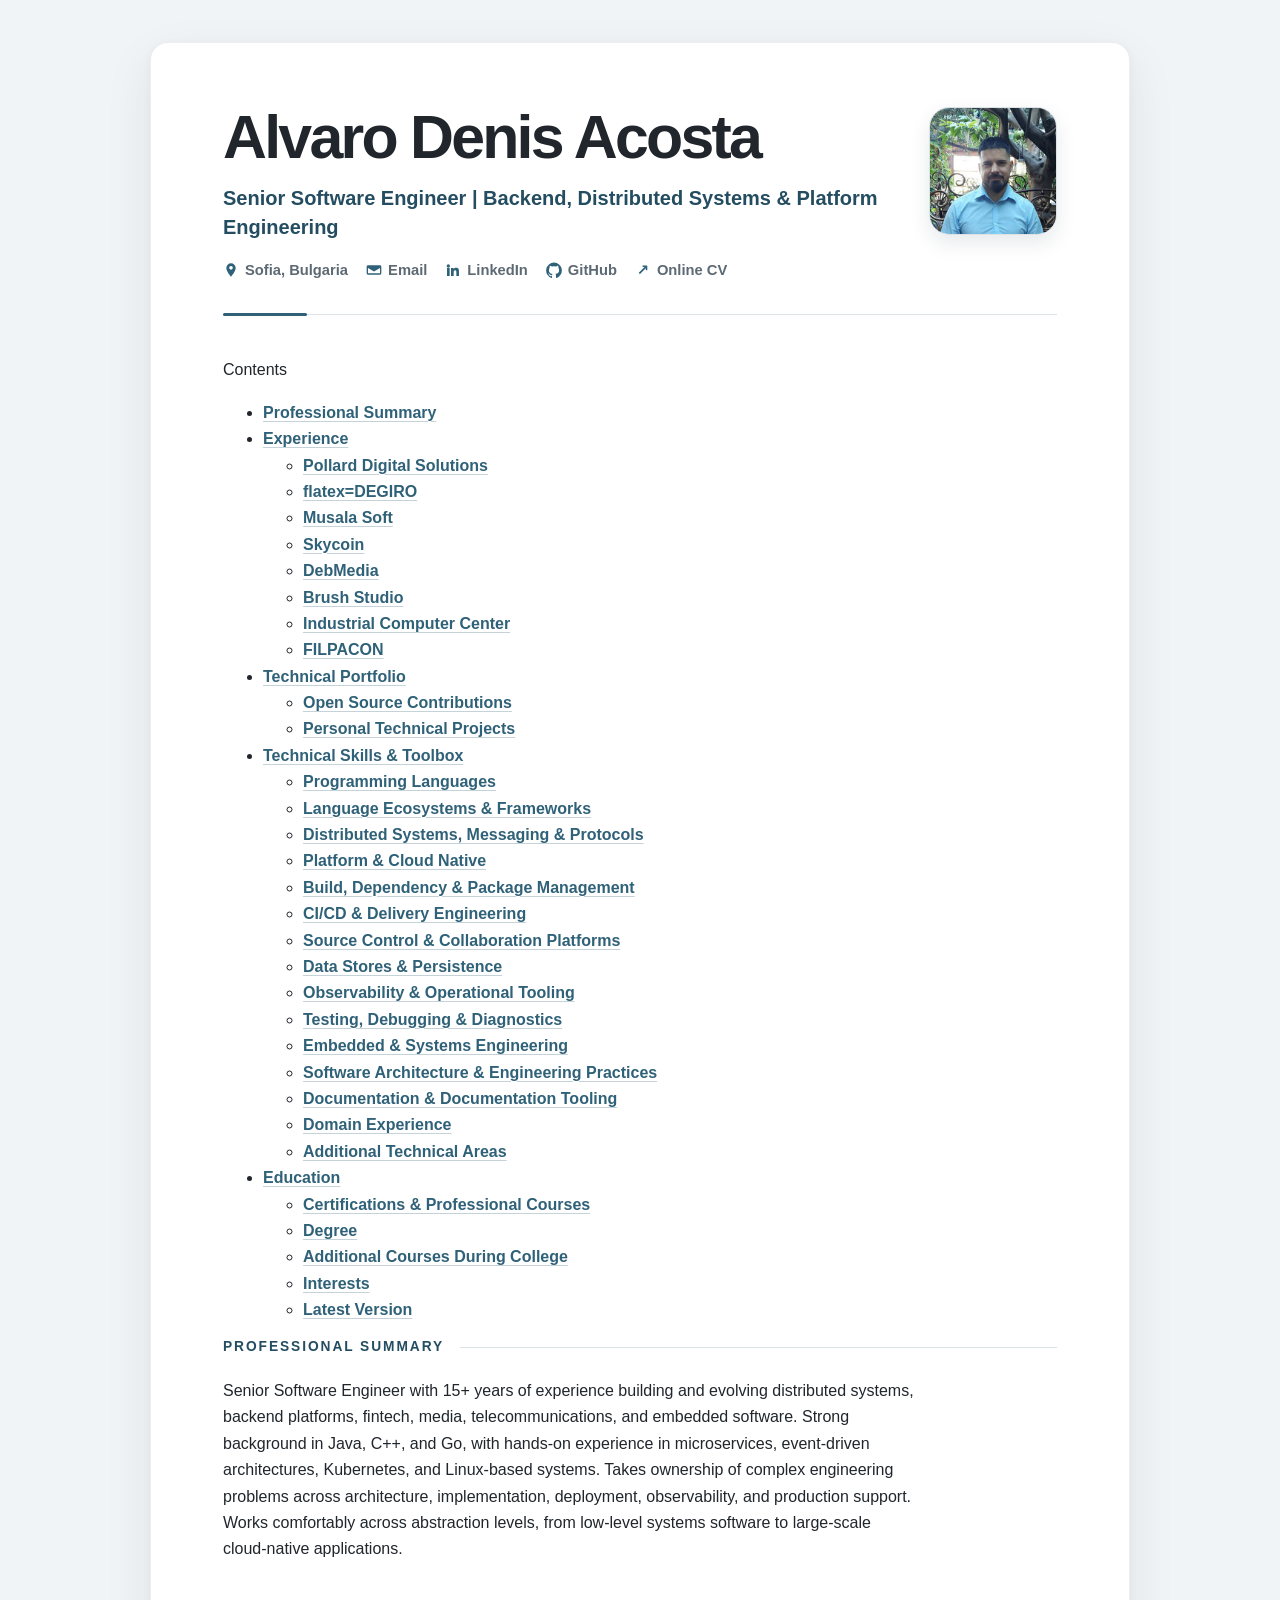
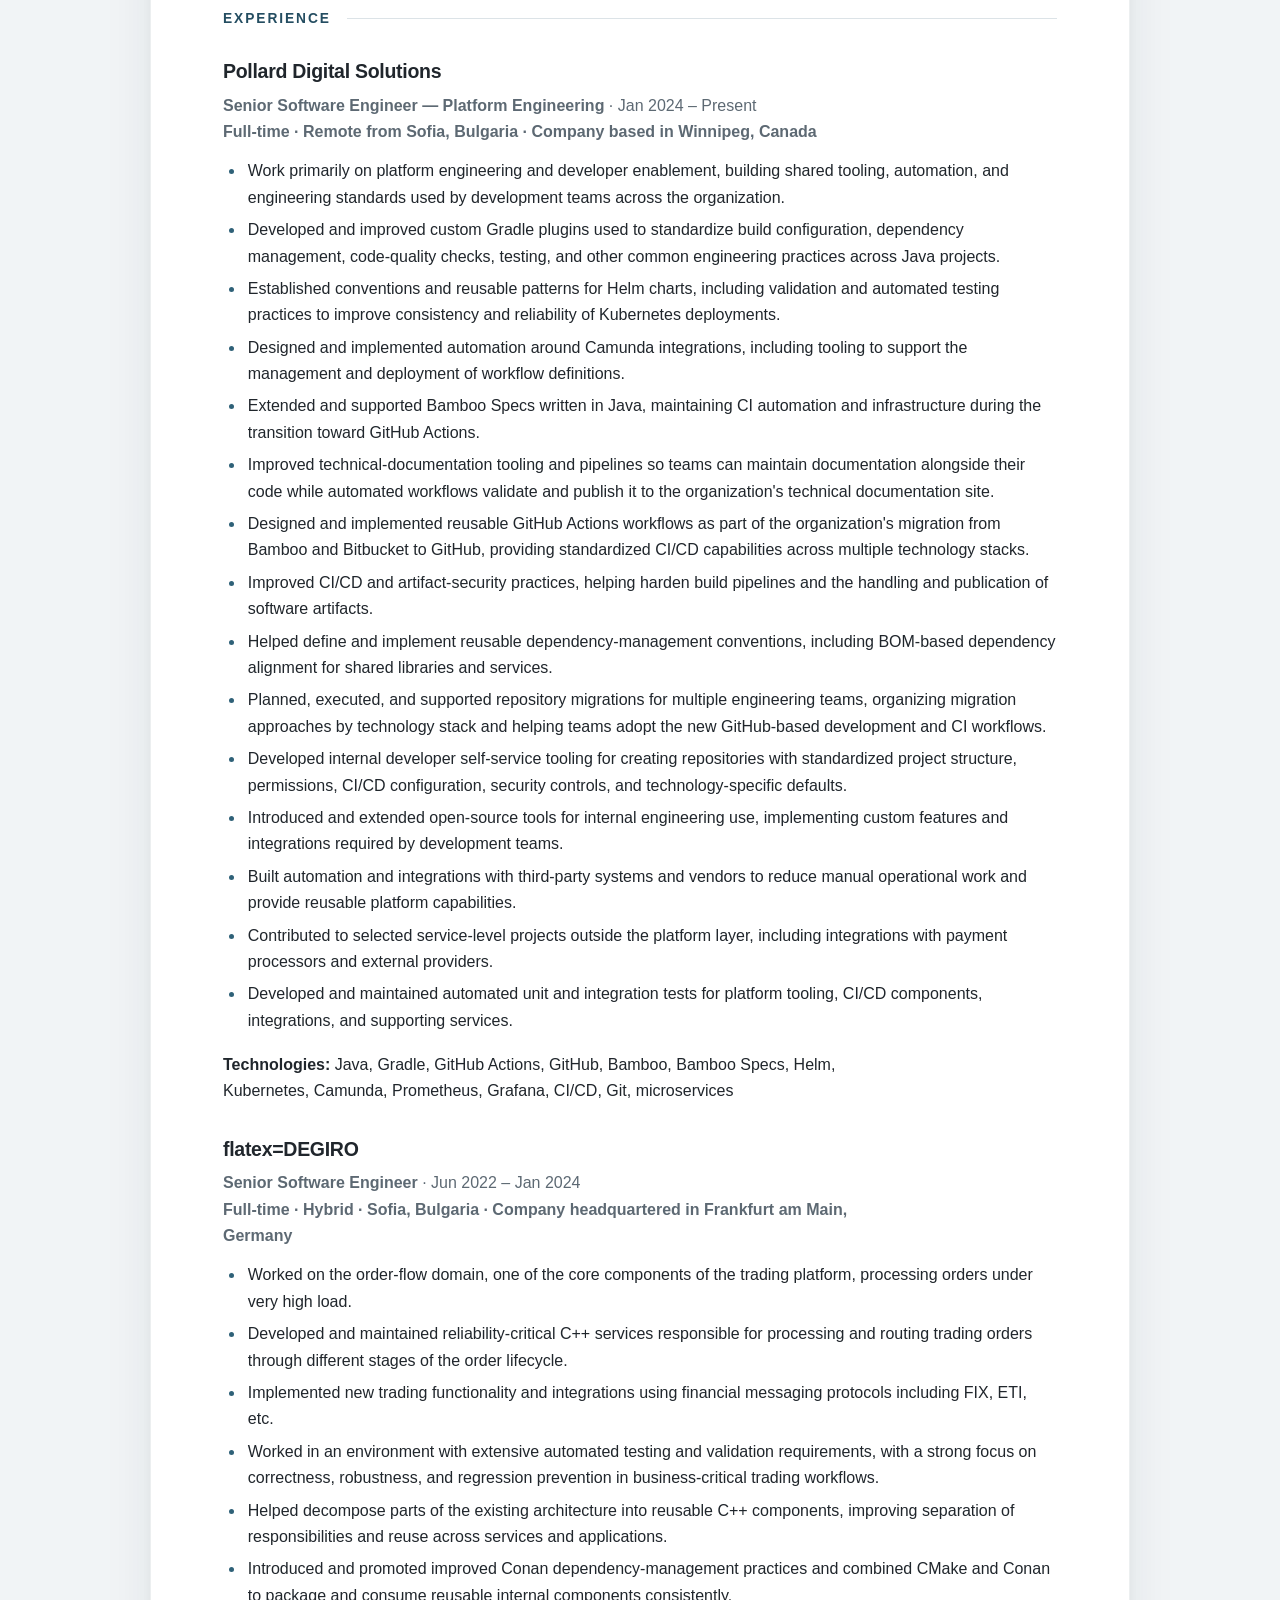
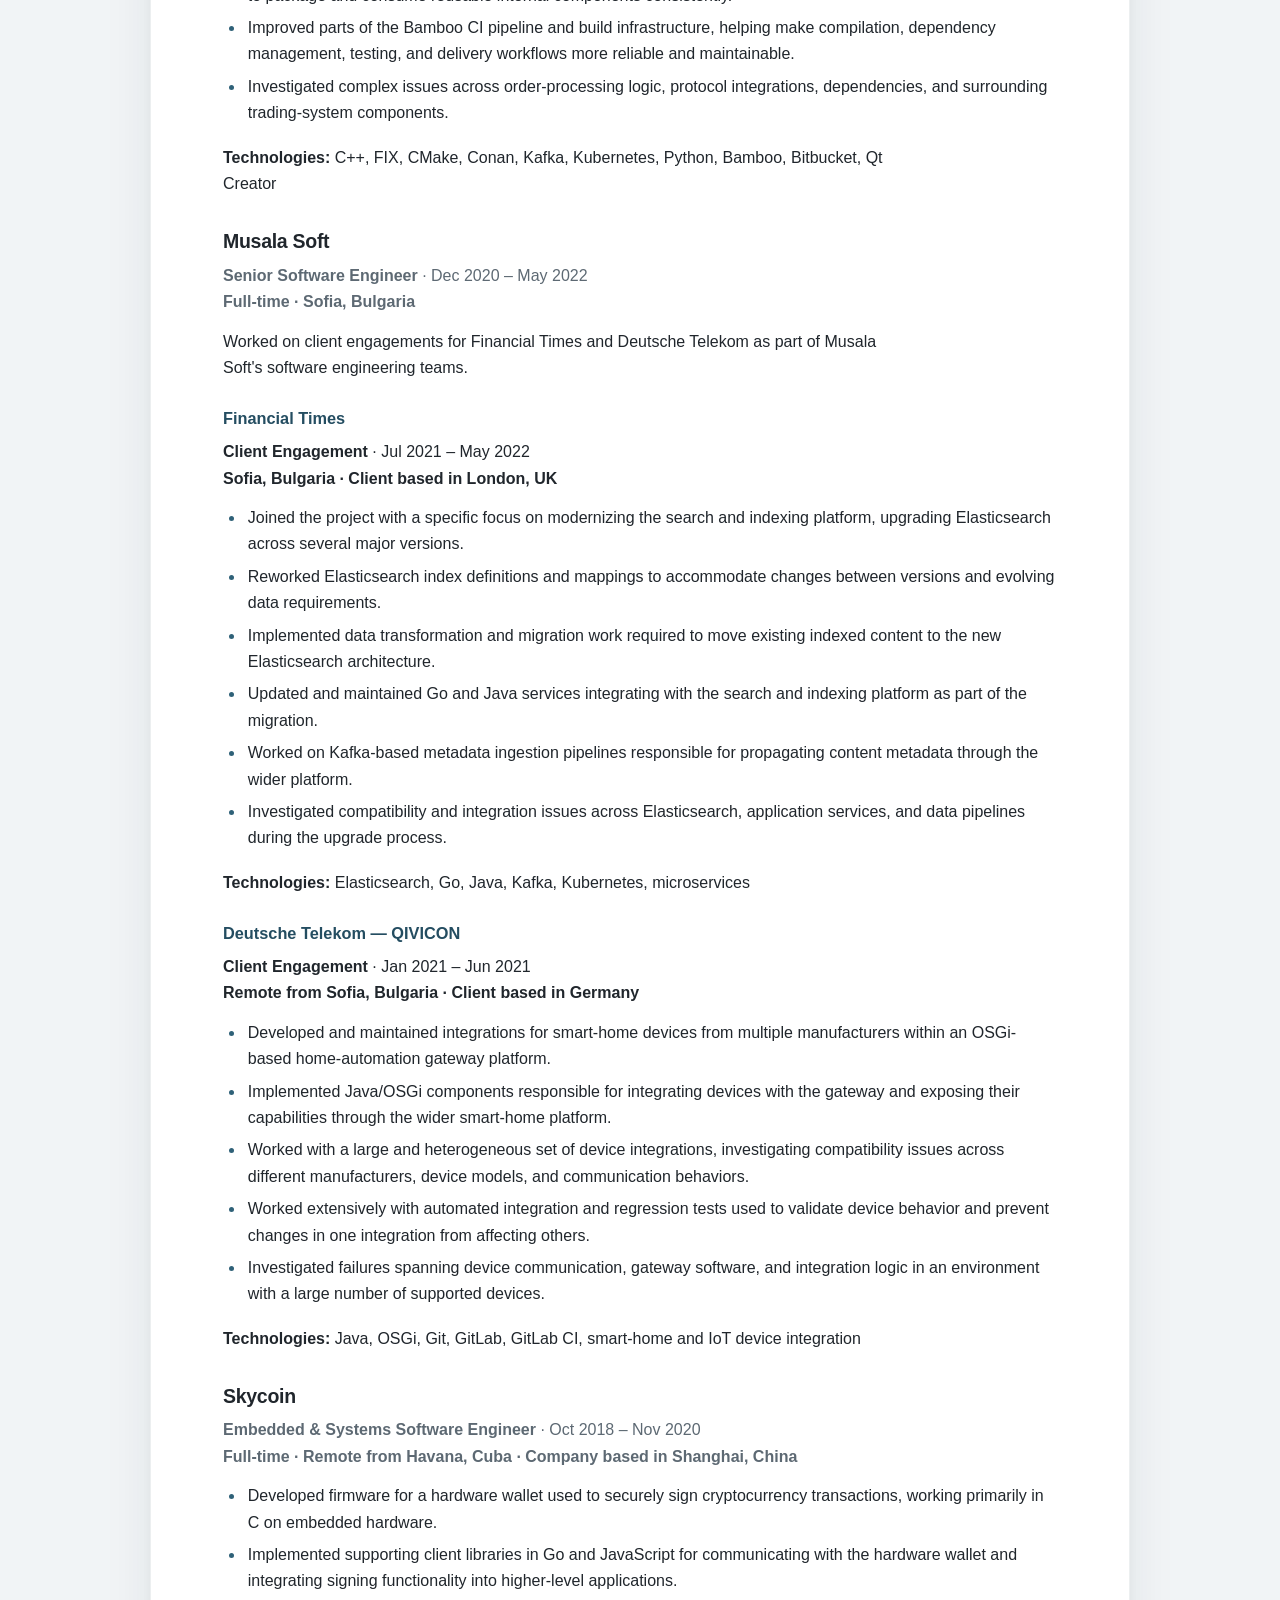
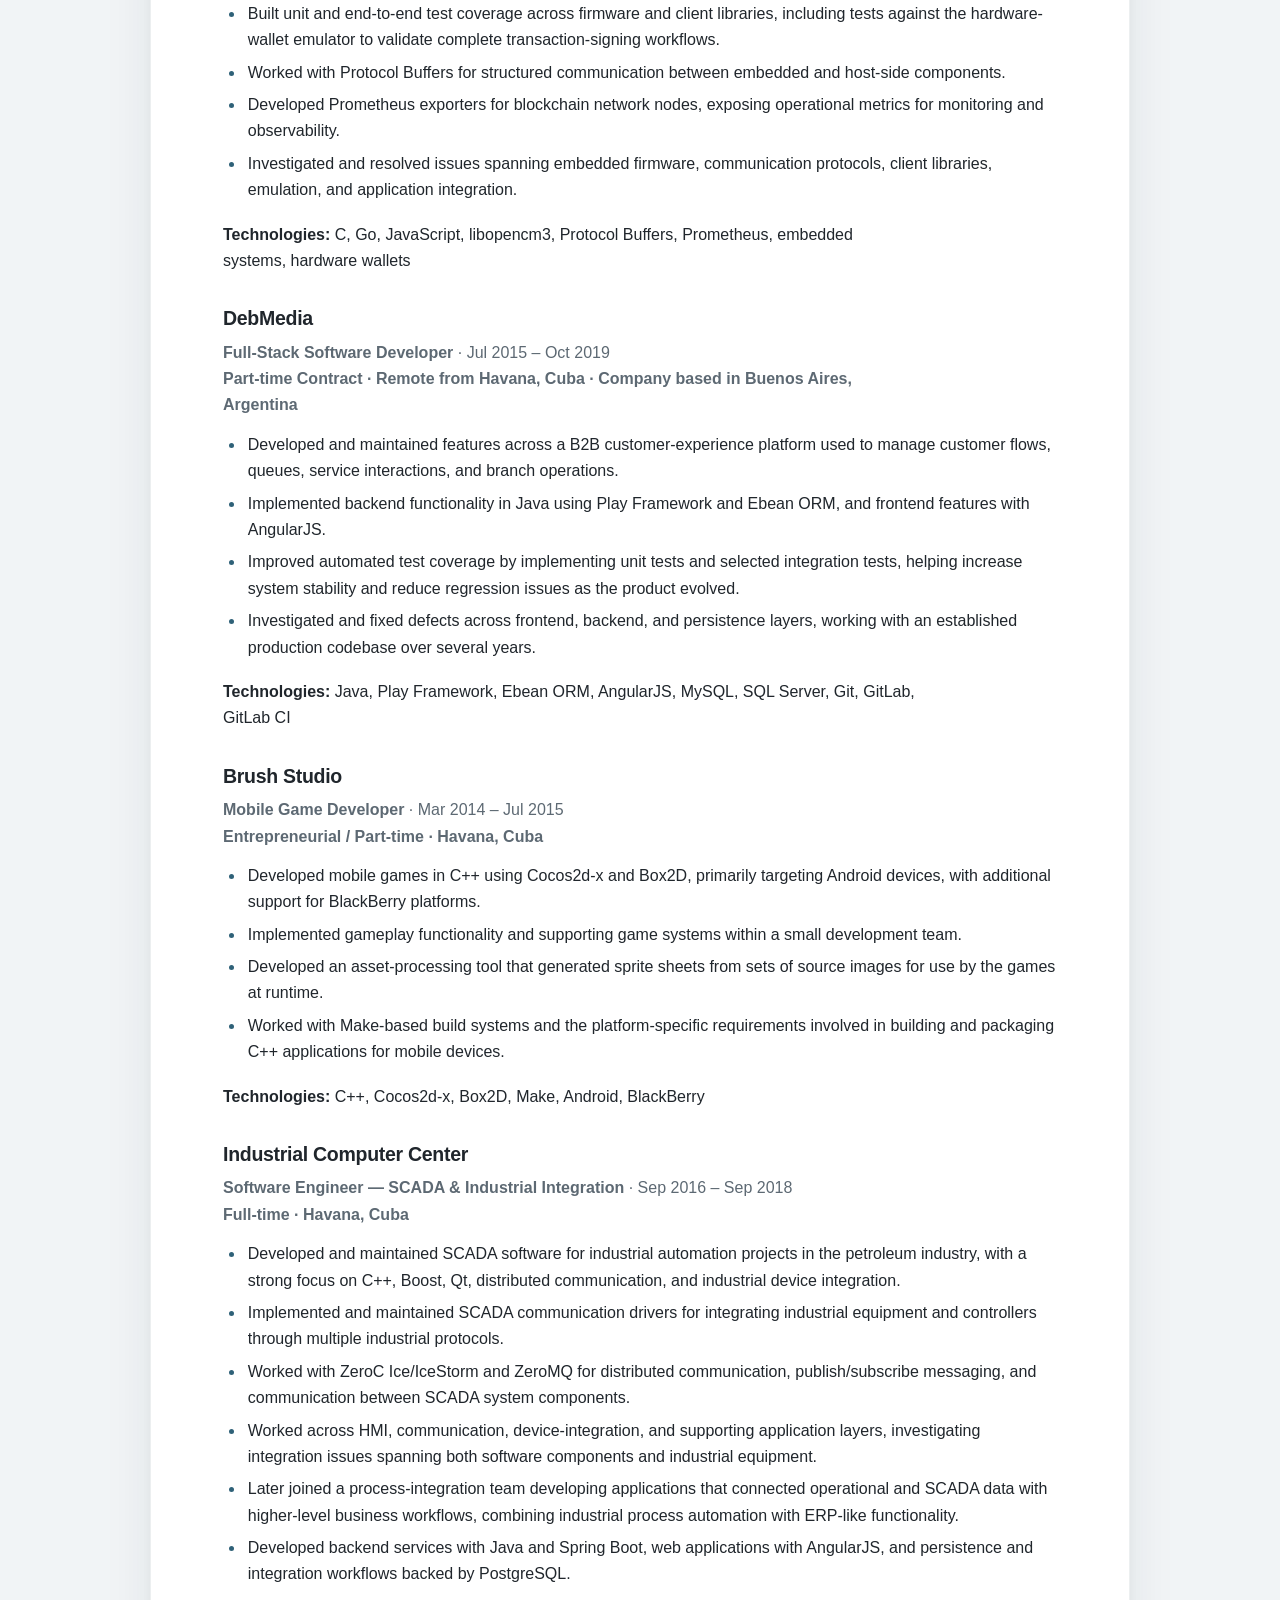
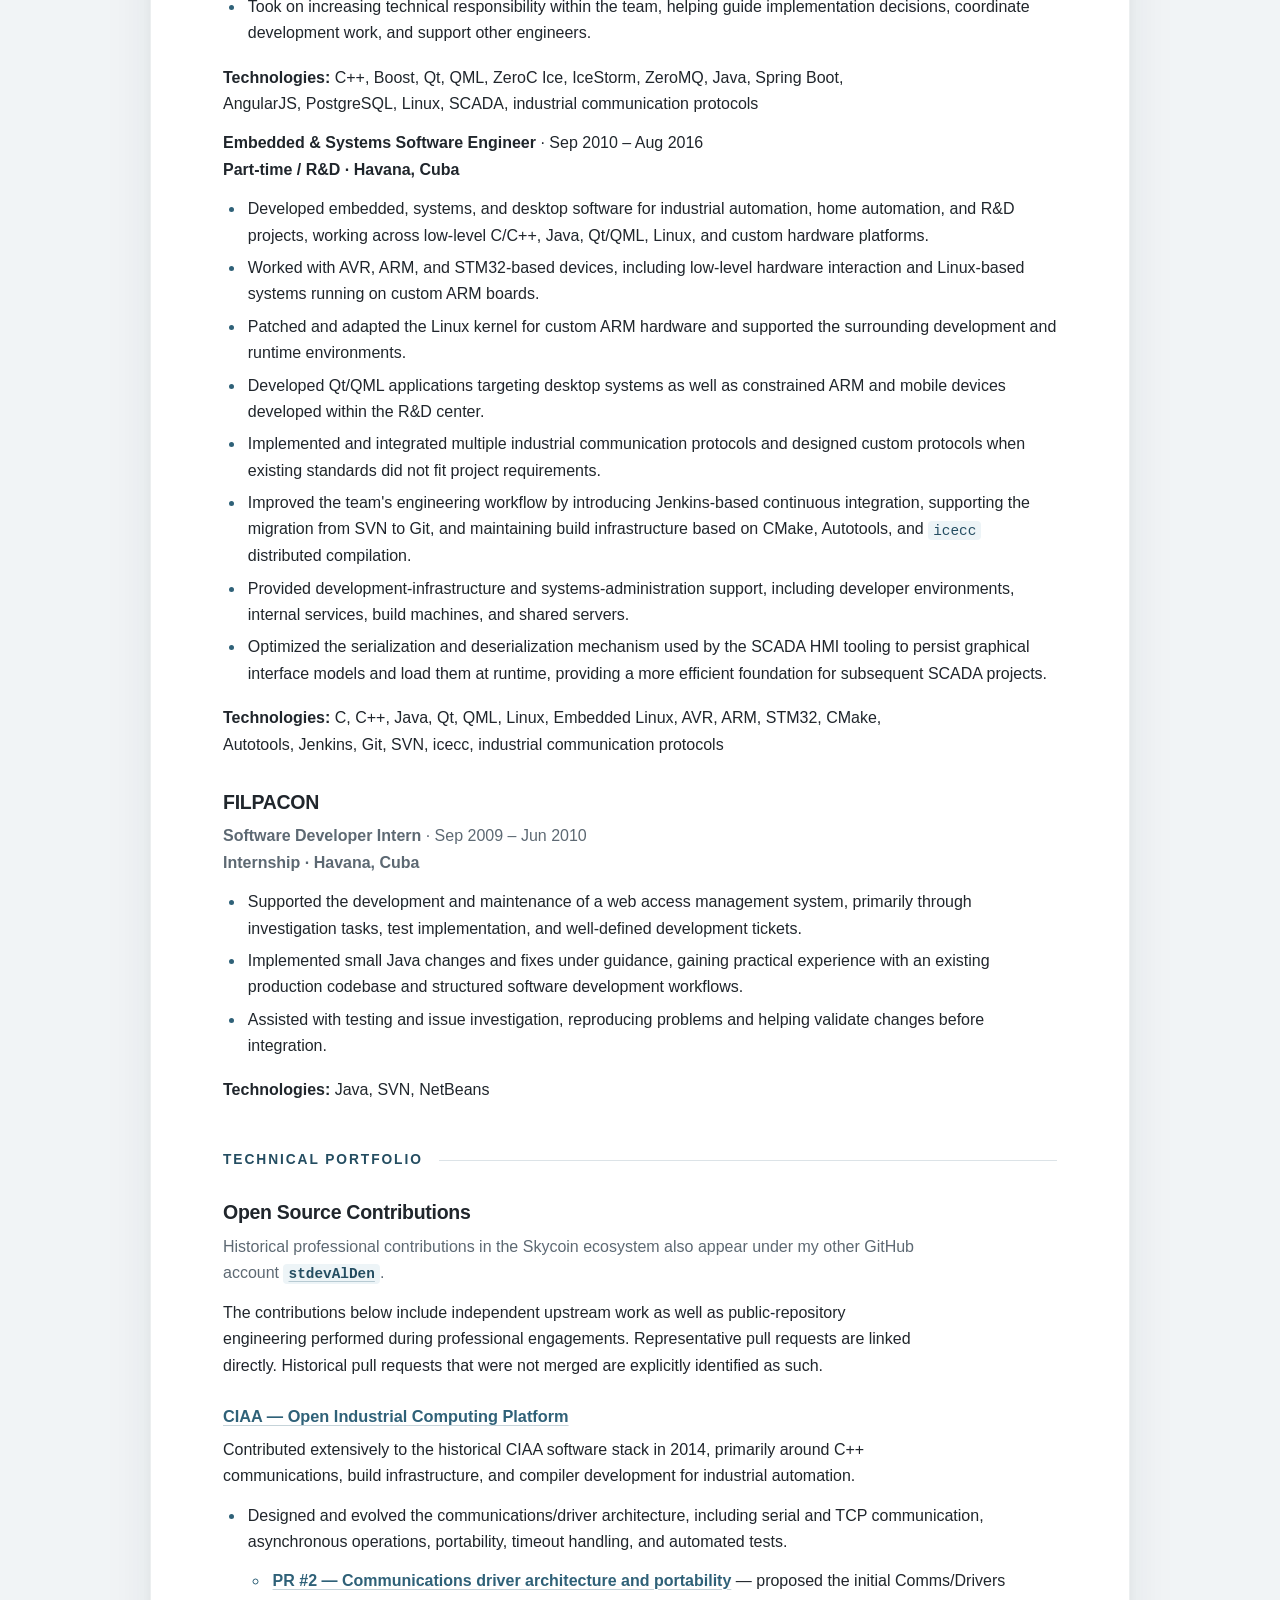
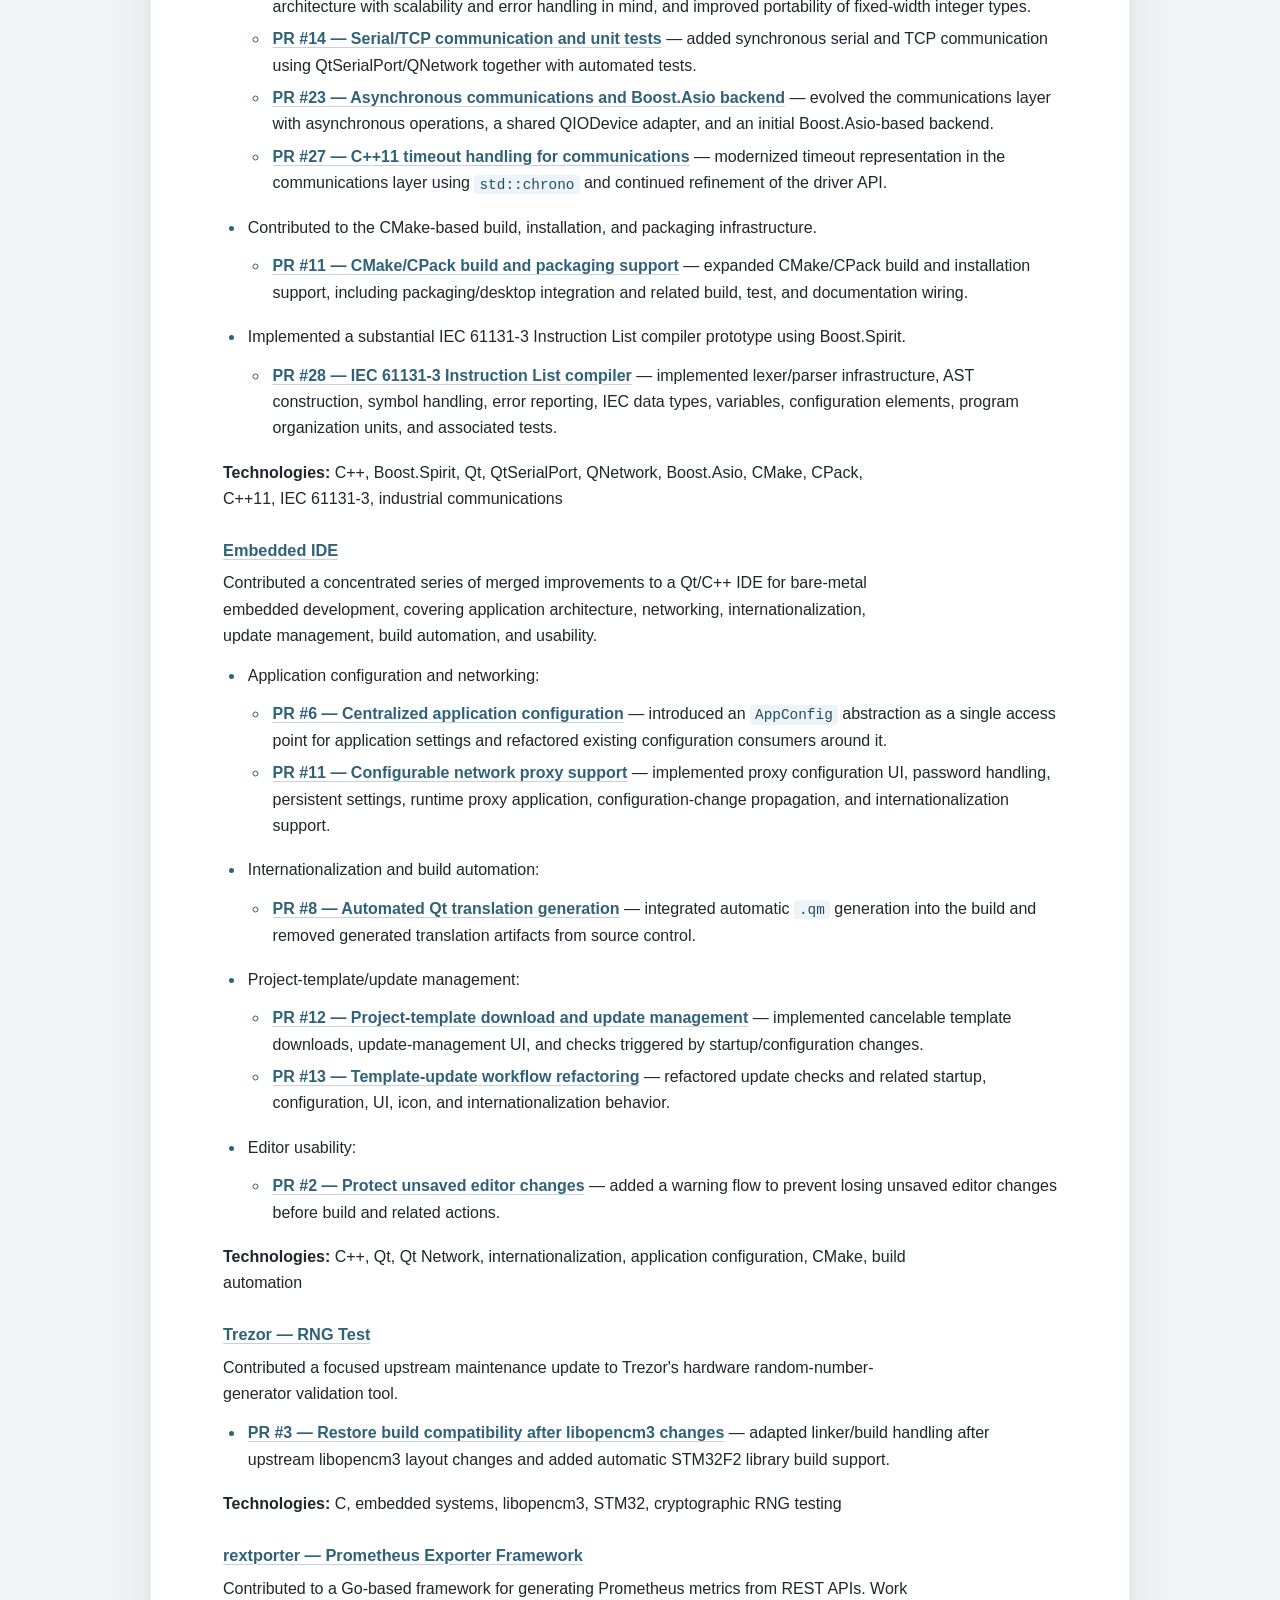
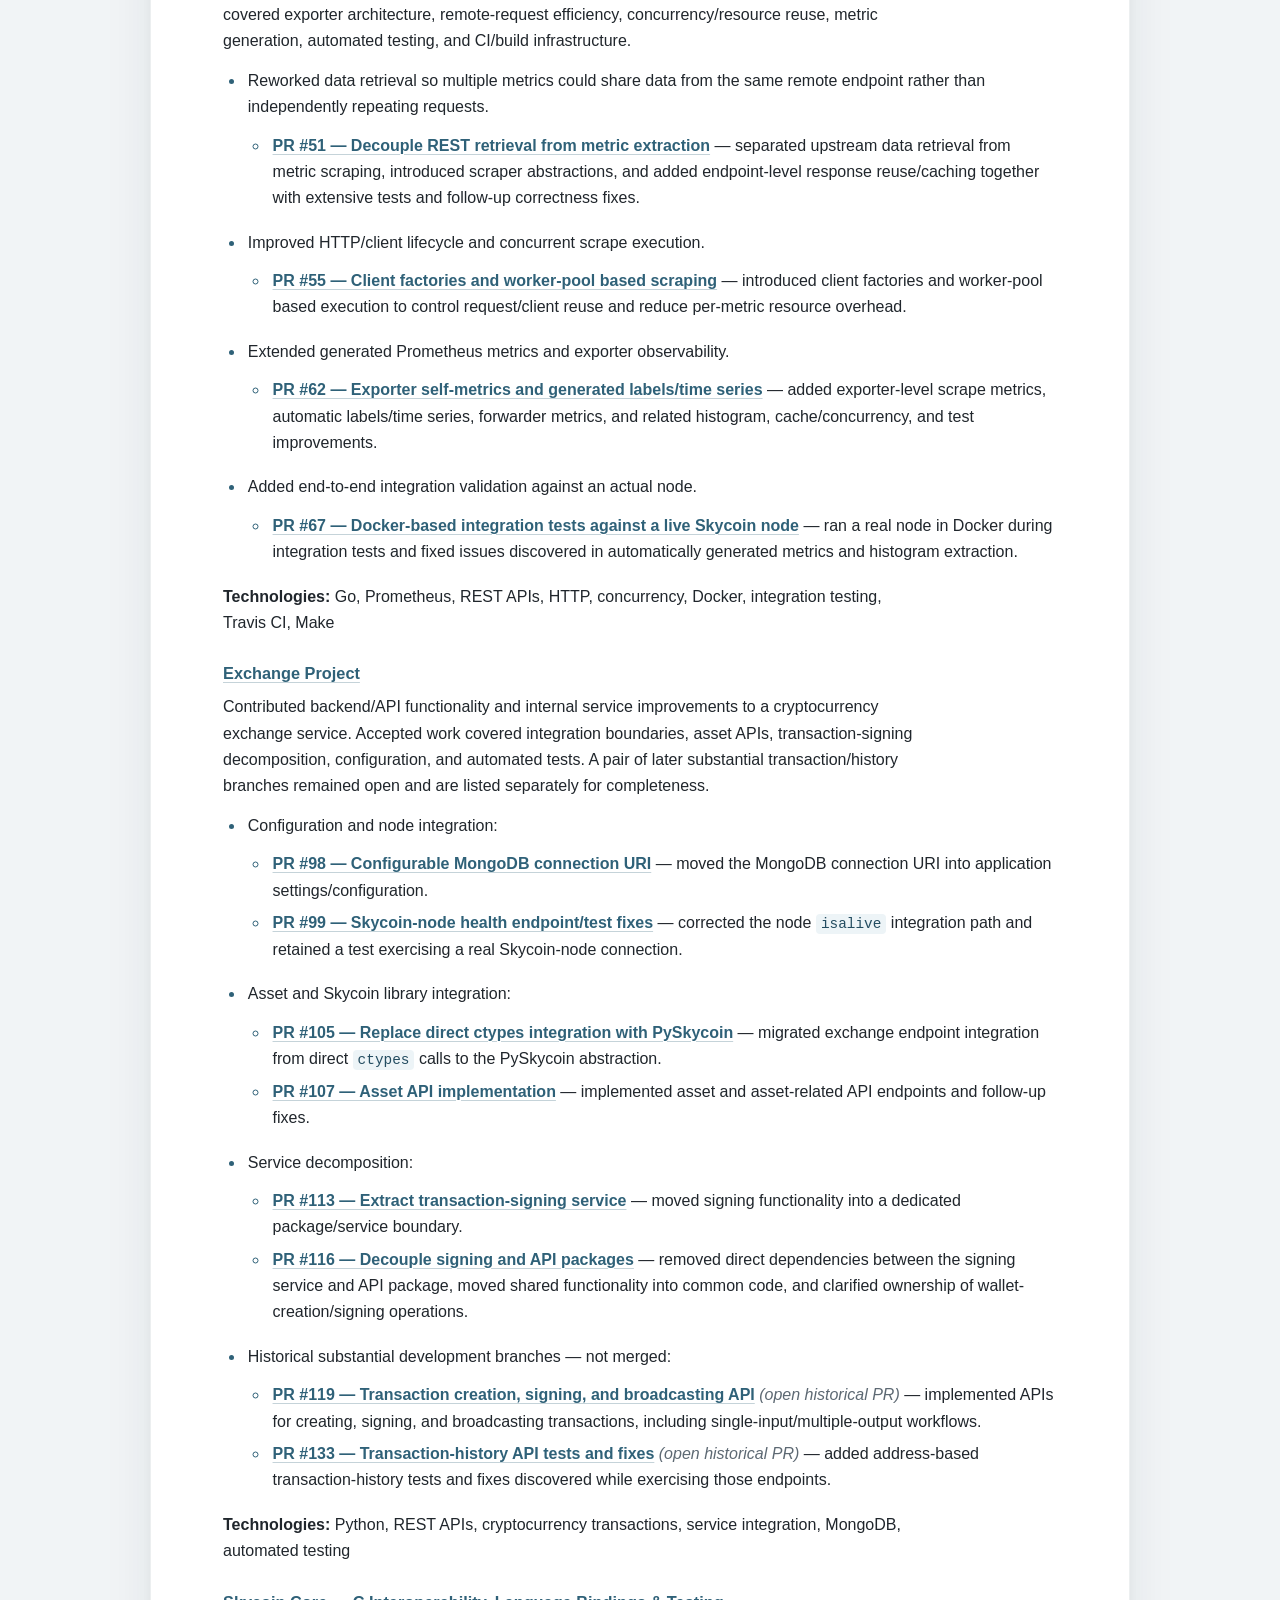
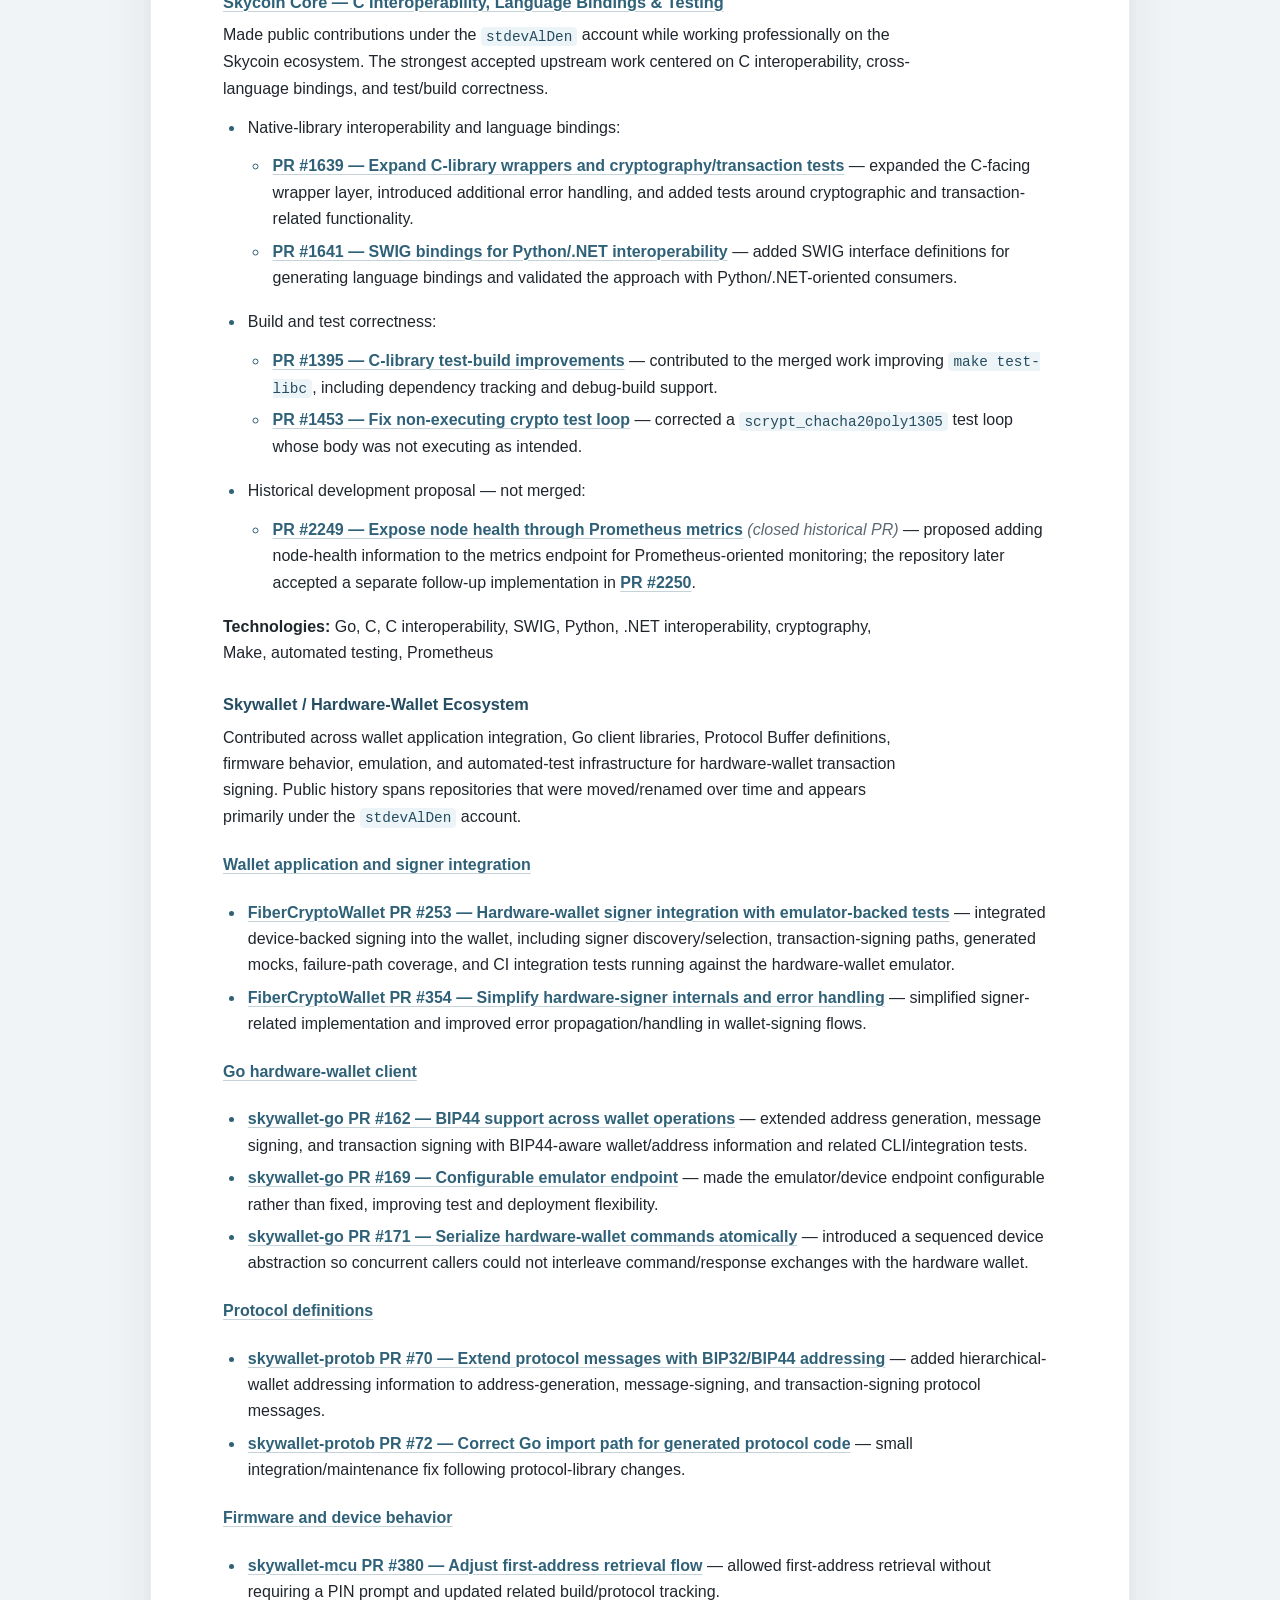
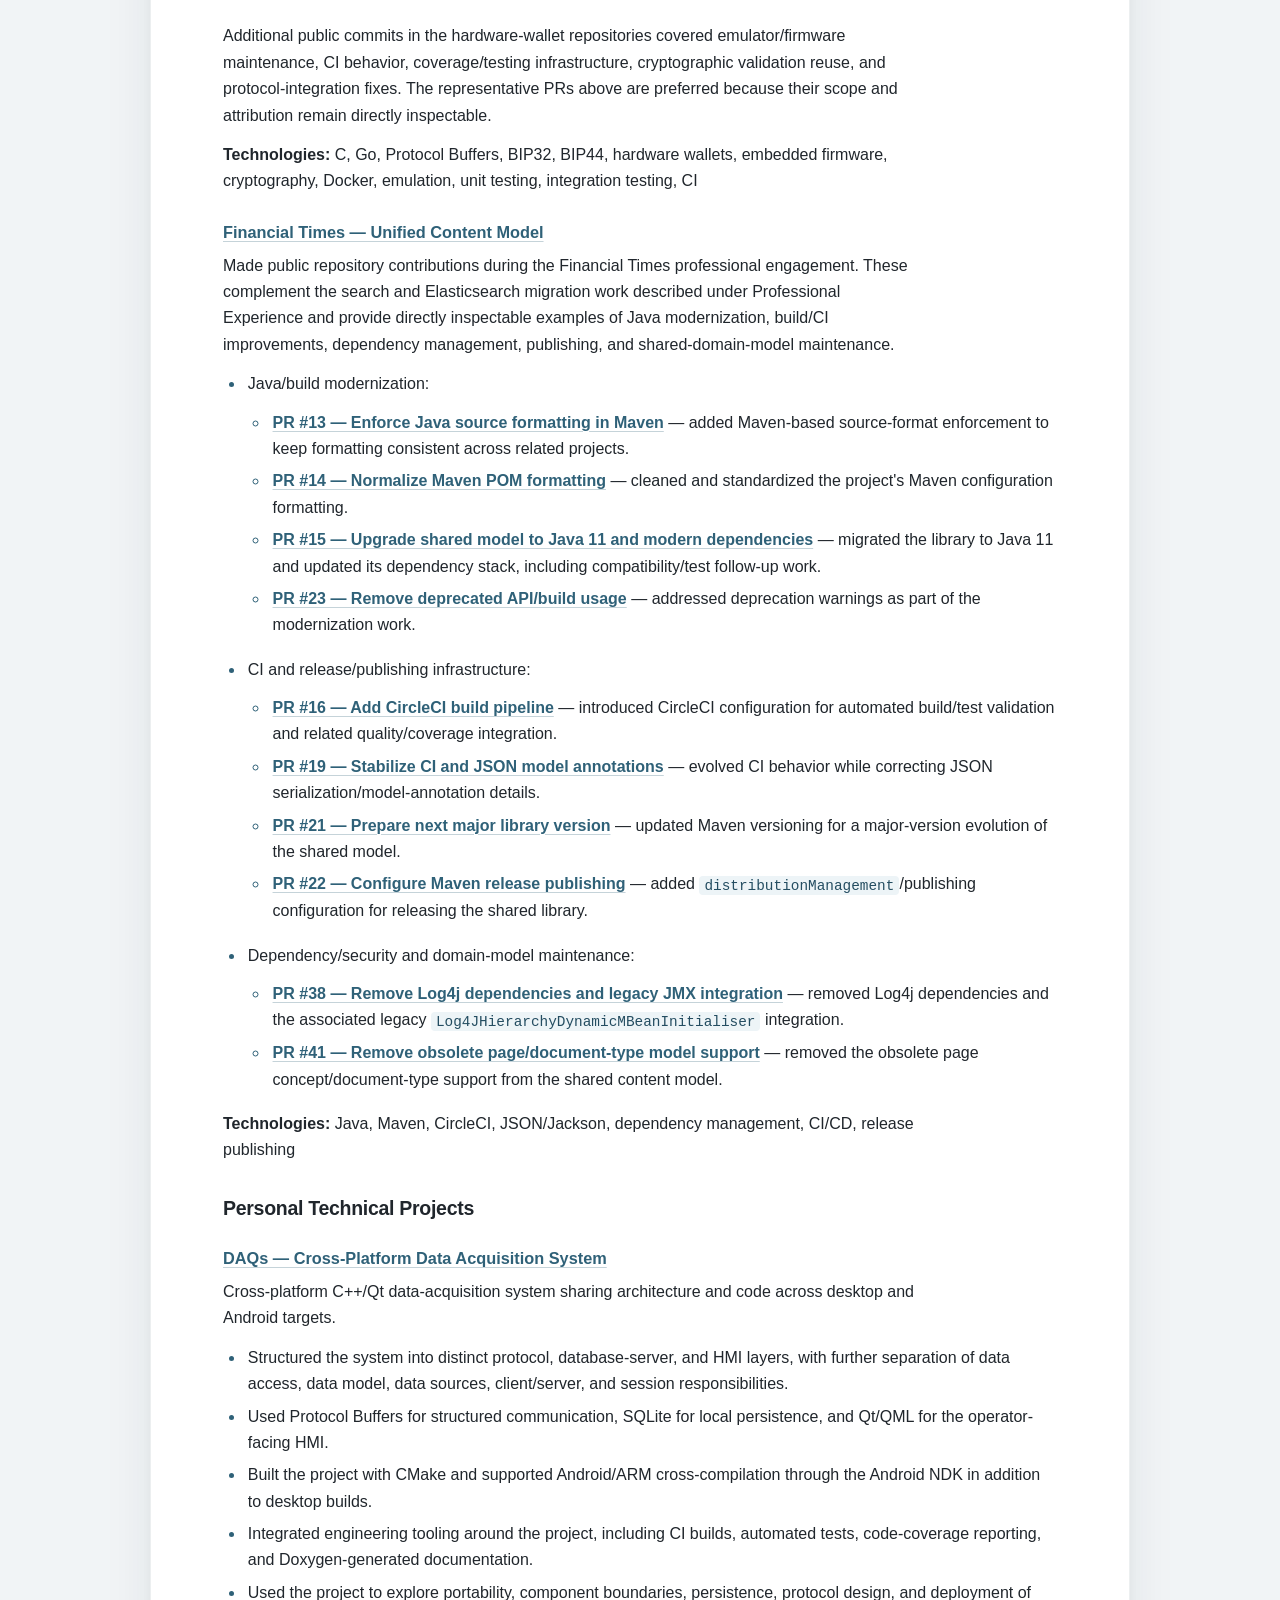
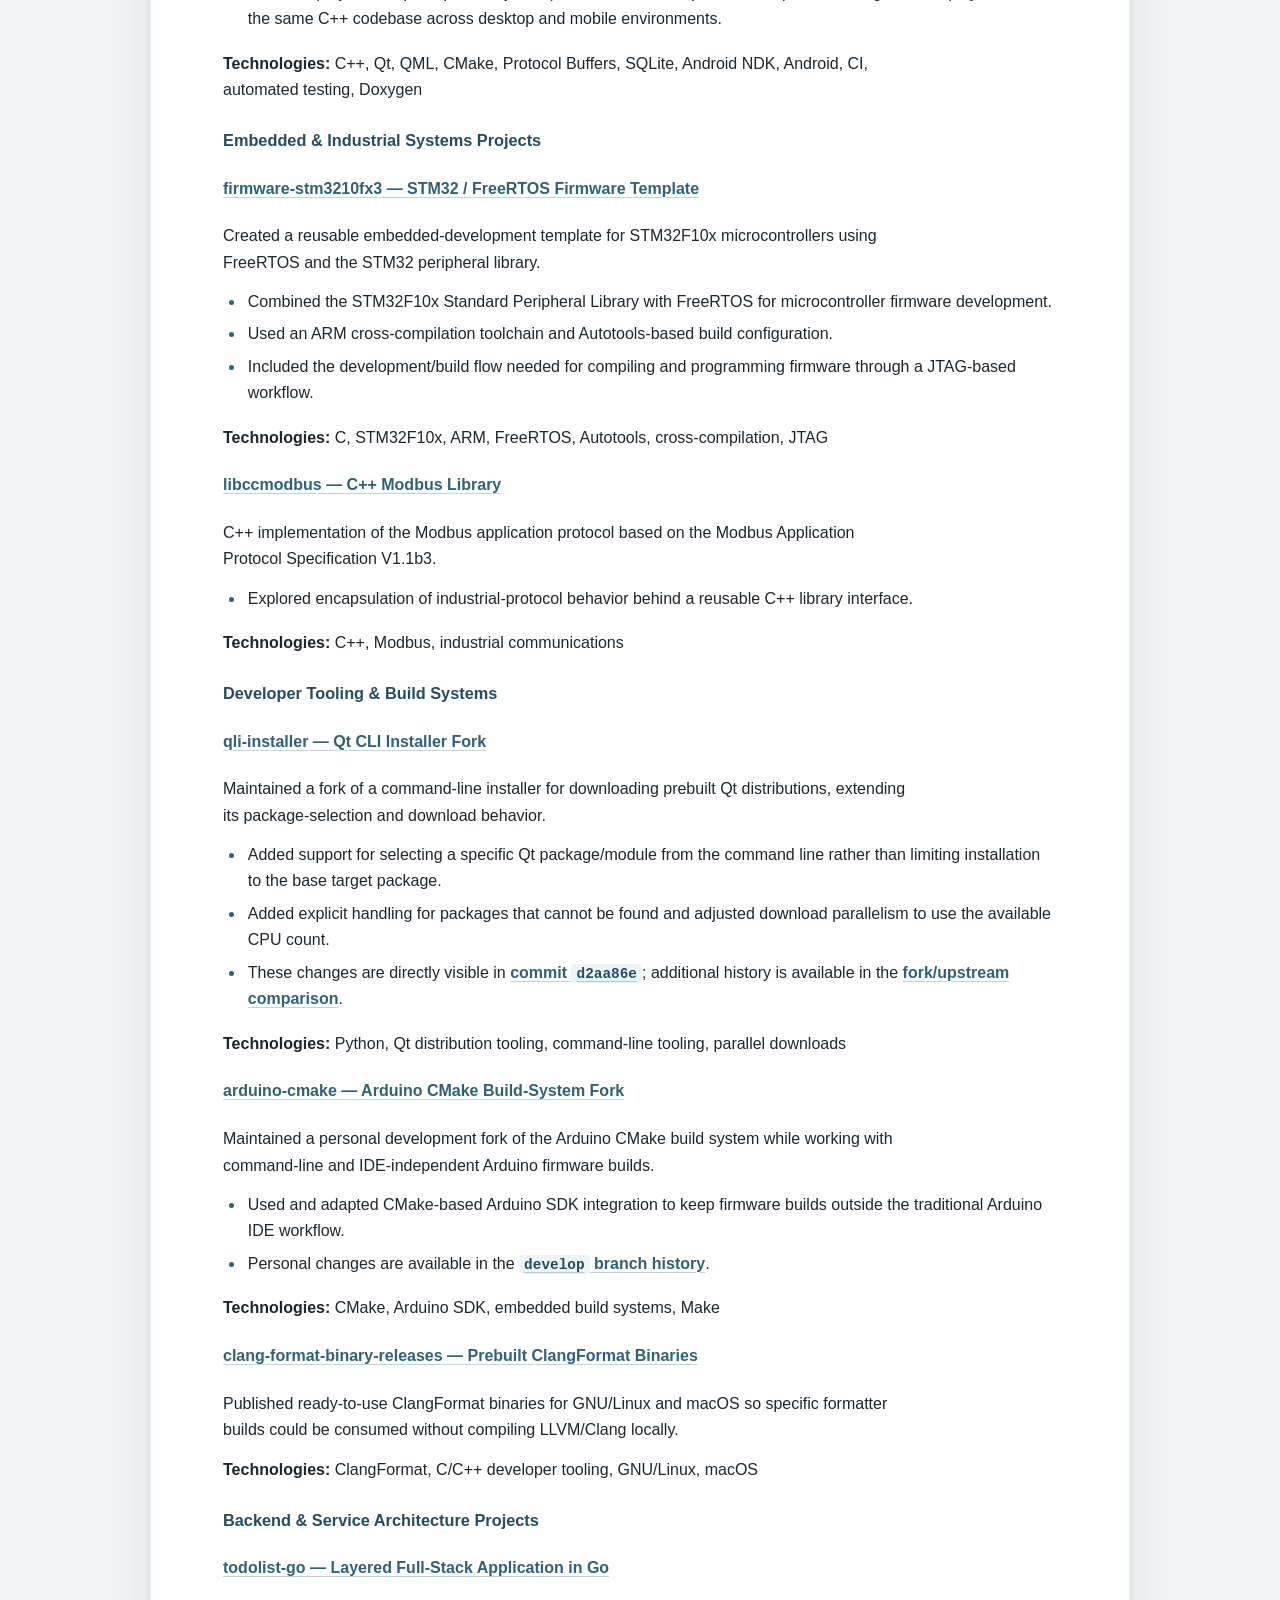
<file: index.html>
<!DOCTYPE html>
<html lang="en">
<head>
    <meta charset="utf-8">

    <meta
            name="viewport"
            content="width=device-width, initial-scale=1"
    >

    <meta
            name="description"
            content="Senior Software Engineer | Backend, Distributed
Systems &amp; Platform Engineering"
    >

    <title>
        CV — Alvaro Denis Acosta
    </title>

        <link rel="stylesheet" href="modern_resume.css">
    
    </head>

<body>

<div class="page-shell">

    <main class="resume">

        <header class="resume-header">

            <div class="identity">

                                <h1 class="resume-name">Alvaro Denis
Acosta</h1>
                
                                <p class="resume-headline">
                    Senior Software Engineer | Backend, Distributed
                    Systems &amp; Platform Engineering
                </p>
                
                                <div class="resume-contact">

                                        <a
                            class="contact-item"
                            href="https://www.google.com/maps/place/42%C2%B041'07.1%22N+23%C2%B019'08.5%22E/@42.6939301,23.321263,550a,35y,189.2h,65.86t/data=!3m1!1e3!4m4!3m3!8m2!3d42.6853056!4d23.3190278?entry=ttu&amp;g_ep=EgoyMDI2MDgyMy4wIKXMDSoASAFQAw%3D%3D"
                            target="_blank"
                            rel="noopener noreferrer"
                    >
                        <span class="contact-icon" aria-hidden="true">
                          <svg viewBox="0 0 24 24" role="img">
                            <path d="M12 2a7 7 0 0 0-7 7c0 5.25 7 13 7 13s7-7.75 7-13a7 7 0 0 0-7-7zm0 9.5A2.5 2.5 0 1 1 12 6a2.5 2.5 0 0 1 0 5.5z"/>
                          </svg>
                        </span>
                        <span>Sofia, Bulgaria</span>
                    </a>
                    
                                        <a
                            class="contact-item"
                            href="mailto:denisacostaq@gmail.com"
                    >
                        <span class="contact-icon" aria-hidden="true">
                          <svg viewBox="0 0 24 24" role="img">
                            <path d="M3 5h18a2 2 0 0 1 2 2v10a2 2 0 0 1-2 2H3a2 2 0 0 1-2-2V7a2 2 0 0 1 2-2zm9 7L3.5 7h17L12 12zm0 2.3L3 9v8h18V9l-9 5.3z"/>
                          </svg>
                        </span>
                        <span>Email</span>
                    </a>
                    
                                        <a
                            class="contact-item"
                            href="https://www.linkedin.com/in/denisacostaq"
                            target="_blank"
                            rel="noopener noreferrer"
                    >
                        <span class="contact-icon" aria-hidden="true">
                          <svg viewBox="0 0 24 24" role="img">
                            <path d="M4.98 3.5A2.5 2.5 0 1 1 5 8.5a2.5 2.5 0 0 1-.02-5zM3 9h4v12H3V9zm6 0h3.8v1.64h.05c.53-1 1.83-2.05 3.77-2.05C20.65 8.59 21 11.25 21 14.7V21h-4v-5.59c0-1.33-.03-3.04-1.85-3.04-1.85 0-2.13 1.45-2.13 2.95V21H9V9z"/>
                          </svg>
                        </span>
                        <span>LinkedIn</span>
                    </a>
                    
                                        <a
                            class="contact-item"
                            href="https://github.com/denisacostaq"
                            target="_blank"
                            rel="noopener noreferrer"
                    >
                        <span class="contact-icon" aria-hidden="true">
                          <svg viewBox="0 0 24 24" role="img">
                            <path d="M12 .7A12 12 0 0 0 8.2 24c.6.1.82-.26.82-.58v-2.25c-3.34.73-4.04-1.42-4.04-1.42-.55-1.38-1.33-1.75-1.33-1.75-1.09-.74.08-.72.08-.72 1.2.08 1.84 1.24 1.84 1.24 1.07 1.84 2.81 1.31 3.5 1 .11-.78.42-1.31.76-1.61-2.67-.3-5.47-1.34-5.47-5.95 0-1.31.47-2.38 1.24-3.22-.13-.3-.54-1.52.11-3.18 0 0 1.01-.32 3.3 1.23a11.5 11.5 0 0 1 6 0c2.29-1.55 3.3-1.23 3.3-1.23.65 1.66.24 2.88.12 3.18.77.84 1.23 1.91 1.23 3.22 0 4.62-2.81 5.64-5.49 5.94.43.37.81 1.1.81 2.22v3.3c0 .32.22.69.82.57A12 12 0 0 0 12 .7z"/>
                          </svg>
                        </span>
                        <span>GitHub</span>
                    </a>
                    
                                        <a
                            class="contact-item"
                            href="https://denisacostaq.github.io/resume/"
                            target="_blank"
                            rel="noopener noreferrer"
                    >
                        <span class="contact-icon" aria-hidden="true">↗</span>
                        <span>Online CV</span>
                    </a>
                    
                </div>
                
            </div>

                        <div class="portrait-container">
                <img
                        class="portrait"
                        src="photo_2025-05-24_17-43-42.jpg"
                        alt=""
                >
            </div>
            
        </header>

        <div class="header-rule"></div>

                <nav class="resume-toc" aria-label="Table of contents">
            <div class="resume-toc-title">Contents</div>
            <ul>
            <li><a href="#professional-summary"
            id="toc-professional-summary">Professional Summary</a></li>
            <li><a href="#experience" id="toc-experience">Experience</a>
            <ul>
            <li><a href="#pollard-digital-solutions"
            id="toc-pollard-digital-solutions">Pollard Digital
            Solutions</a></li>
            <li><a href="#flatexdegiro"
            id="toc-flatexdegiro">flatex=DEGIRO</a></li>
            <li><a href="#musala-soft" id="toc-musala-soft">Musala
            Soft</a></li>
            <li><a href="#skycoin" id="toc-skycoin">Skycoin</a></li>
            <li><a href="#debmedia" id="toc-debmedia">DebMedia</a></li>
            <li><a href="#brush-studio" id="toc-brush-studio">Brush
            Studio</a></li>
            <li><a href="#industrial-computer-center"
            id="toc-industrial-computer-center">Industrial Computer
            Center</a></li>
            <li><a href="#filpacon" id="toc-filpacon">FILPACON</a></li>
            </ul></li>
            <li><a href="#technical-portfolio"
            id="toc-technical-portfolio">Technical Portfolio</a>
            <ul>
            <li><a href="#open-source-contributions"
            id="toc-open-source-contributions">Open Source
            Contributions</a></li>
            <li><a href="#personal-technical-projects"
            id="toc-personal-technical-projects">Personal Technical
            Projects</a></li>
            </ul></li>
            <li><a href="#technical-skills-toolbox"
            id="toc-technical-skills-toolbox">Technical Skills &amp;
            Toolbox</a>
            <ul>
            <li><a href="#programming-languages"
            id="toc-programming-languages">Programming
            Languages</a></li>
            <li><a href="#language-ecosystems-frameworks"
            id="toc-language-ecosystems-frameworks">Language Ecosystems
            &amp; Frameworks</a></li>
            <li><a href="#distributed-systems-messaging-protocols"
            id="toc-distributed-systems-messaging-protocols">Distributed
            Systems, Messaging &amp; Protocols</a></li>
            <li><a href="#platform-cloud-native"
            id="toc-platform-cloud-native">Platform &amp; Cloud
            Native</a></li>
            <li><a href="#build-dependency-package-management"
            id="toc-build-dependency-package-management">Build,
            Dependency &amp; Package Management</a></li>
            <li><a href="#cicd-delivery-engineering"
            id="toc-cicd-delivery-engineering">CI/CD &amp; Delivery
            Engineering</a></li>
            <li><a href="#source-control-collaboration-platforms"
            id="toc-source-control-collaboration-platforms">Source
            Control &amp; Collaboration Platforms</a></li>
            <li><a href="#data-stores-persistence"
            id="toc-data-stores-persistence">Data Stores &amp;
            Persistence</a></li>
            <li><a href="#observability-operational-tooling"
            id="toc-observability-operational-tooling">Observability
            &amp; Operational Tooling</a></li>
            <li><a href="#testing-debugging-diagnostics"
            id="toc-testing-debugging-diagnostics">Testing, Debugging
            &amp; Diagnostics</a></li>
            <li><a href="#embedded-systems-engineering"
            id="toc-embedded-systems-engineering">Embedded &amp; Systems
            Engineering</a></li>
            <li><a href="#software-architecture-engineering-practices"
            id="toc-software-architecture-engineering-practices">Software
            Architecture &amp; Engineering Practices</a></li>
            <li><a href="#documentation-documentation-tooling"
            id="toc-documentation-documentation-tooling">Documentation
            &amp; Documentation Tooling</a></li>
            <li><a href="#domain-experience"
            id="toc-domain-experience">Domain Experience</a></li>
            <li><a href="#additional-technical-areas"
            id="toc-additional-technical-areas">Additional Technical
            Areas</a></li>
            </ul></li>
            <li><a href="#education" id="toc-education">Education</a>
            <ul>
            <li><a href="#certifications-professional-courses"
            id="toc-certifications-professional-courses">Certifications
            &amp; Professional Courses</a></li>
            <li><a href="#degree" id="toc-degree">Degree</a></li>
            <li><a href="#additional-courses-during-college"
            id="toc-additional-courses-during-college">Additional
            Courses During College</a></li>
            <li><a href="#interests"
            id="toc-interests">Interests</a></li>
            <li><a href="#latest-version" id="toc-latest-version">Latest
            Version</a></li>
            </ul></li>
            </ul>
        </nav>
        
        <article class="resume-content">
            <h1 id="professional-summary">Professional Summary</h1>
            <p>Senior Software Engineer with 15+ years of experience
            building and evolving distributed systems, backend
            platforms, fintech, media, telecommunications, and embedded
            software. Strong background in Java, C++, and Go, with
            hands-on experience in microservices, event-driven
            architectures, Kubernetes, and Linux-based systems. Takes
            ownership of complex engineering problems across
            architecture, implementation, deployment, observability, and
            production support. Works comfortably across abstraction
            levels, from low-level systems software to large-scale
            cloud-native applications.</p>
            <h1 id="experience">Experience</h1>
            <h2 id="pollard-digital-solutions">Pollard Digital
            Solutions</h2>
            <p><strong>Senior Software Engineer — Platform
            Engineering</strong> · Jan 2024 – Present<br />
            <strong>Full-time · Remote from Sofia, Bulgaria · Company
            based in Winnipeg, Canada</strong></p>
            <ul>
            <li>Work primarily on platform engineering and developer
            enablement, building shared tooling, automation, and
            engineering standards used by development teams across the
            organization.</li>
            <li>Developed and improved custom Gradle plugins used to
            standardize build configuration, dependency management,
            code-quality checks, testing, and other common engineering
            practices across Java projects.</li>
            <li>Established conventions and reusable patterns for Helm
            charts, including validation and automated testing practices
            to improve consistency and reliability of Kubernetes
            deployments.</li>
            <li>Designed and implemented automation around Camunda
            integrations, including tooling to support the management
            and deployment of workflow definitions.</li>
            <li>Extended and supported Bamboo Specs written in Java,
            maintaining CI automation and infrastructure during the
            transition toward GitHub Actions.</li>
            <li>Improved technical-documentation tooling and pipelines
            so teams can maintain documentation alongside their code
            while automated workflows validate and publish it to the
            organization's technical documentation site.</li>
            <li>Designed and implemented reusable GitHub Actions
            workflows as part of the organization's migration from
            Bamboo and Bitbucket to GitHub, providing standardized CI/CD
            capabilities across multiple technology stacks.</li>
            <li>Improved CI/CD and artifact-security practices, helping
            harden build pipelines and the handling and publication of
            software artifacts.</li>
            <li>Helped define and implement reusable
            dependency-management conventions, including BOM-based
            dependency alignment for shared libraries and services.</li>
            <li>Planned, executed, and supported repository migrations
            for multiple engineering teams, organizing migration
            approaches by technology stack and helping teams adopt the
            new GitHub-based development and CI workflows.</li>
            <li>Developed internal developer self-service tooling for
            creating repositories with standardized project structure,
            permissions, CI/CD configuration, security controls, and
            technology-specific defaults.</li>
            <li>Introduced and extended open-source tools for internal
            engineering use, implementing custom features and
            integrations required by development teams.</li>
            <li>Built automation and integrations with third-party
            systems and vendors to reduce manual operational work and
            provide reusable platform capabilities.</li>
            <li>Contributed to selected service-level projects outside
            the platform layer, including integrations with payment
            processors and external providers.</li>
            <li>Developed and maintained automated unit and integration
            tests for platform tooling, CI/CD components, integrations,
            and supporting services.</li>
            </ul>
            <p><strong>Technologies:</strong> Java, Gradle, GitHub
            Actions, GitHub, Bamboo, Bamboo Specs, Helm, Kubernetes,
            Camunda, Prometheus, Grafana, CI/CD, Git, microservices</p>
            <h2 id="flatexdegiro">flatex=DEGIRO</h2>
            <p><strong>Senior Software Engineer</strong> · Jun 2022 –
            Jan 2024<br />
            <strong>Full-time · Hybrid · Sofia, Bulgaria · Company
            headquartered in Frankfurt am Main, Germany</strong></p>
            <ul>
            <li>Worked on the order-flow domain, one of the core
            components of the trading platform, processing orders under
            very high load.</li>
            <li>Developed and maintained reliability-critical C++
            services responsible for processing and routing trading
            orders through different stages of the order lifecycle.</li>
            <li>Implemented new trading functionality and integrations
            using financial messaging protocols including FIX, ETI,
            etc.</li>
            <li>Worked in an environment with extensive automated
            testing and validation requirements, with a strong focus on
            correctness, robustness, and regression prevention in
            business-critical trading workflows.</li>
            <li>Helped decompose parts of the existing architecture into
            reusable C++ components, improving separation of
            responsibilities and reuse across services and
            applications.</li>
            <li>Introduced and promoted improved Conan
            dependency-management practices and combined CMake and Conan
            to package and consume reusable internal components
            consistently.</li>
            <li>Improved parts of the Bamboo CI pipeline and build
            infrastructure, helping make compilation, dependency
            management, testing, and delivery workflows more reliable
            and maintainable.</li>
            <li>Investigated complex issues across order-processing
            logic, protocol integrations, dependencies, and surrounding
            trading-system components.</li>
            </ul>
            <p><strong>Technologies:</strong> C++, FIX, CMake, Conan,
            Kafka, Kubernetes, Python, Bamboo, Bitbucket, Qt Creator</p>
            <h2 id="musala-soft">Musala Soft</h2>
            <p><strong>Senior Software Engineer</strong> · Dec 2020 –
            May 2022<br />
            <strong>Full-time · Sofia, Bulgaria</strong></p>
            <p>Worked on client engagements for Financial Times and
            Deutsche Telekom as part of Musala Soft's software
            engineering teams.</p>
            <h3 id="financial-times">Financial Times</h3>
            <p><strong>Client Engagement</strong> · Jul 2021 – May
            2022<br />
            <strong>Sofia, Bulgaria · Client based in London,
            UK</strong></p>
            <ul>
            <li>Joined the project with a specific focus on modernizing
            the search and indexing platform, upgrading Elasticsearch
            across several major versions.</li>
            <li>Reworked Elasticsearch index definitions and mappings to
            accommodate changes between versions and evolving data
            requirements.</li>
            <li>Implemented data transformation and migration work
            required to move existing indexed content to the new
            Elasticsearch architecture.</li>
            <li>Updated and maintained Go and Java services integrating
            with the search and indexing platform as part of the
            migration.</li>
            <li>Worked on Kafka-based metadata ingestion pipelines
            responsible for propagating content metadata through the
            wider platform.</li>
            <li>Investigated compatibility and integration issues across
            Elasticsearch, application services, and data pipelines
            during the upgrade process.</li>
            </ul>
            <p><strong>Technologies:</strong> Elasticsearch, Go, Java,
            Kafka, Kubernetes, microservices</p>
            <h3 id="deutsche-telekom-qivicon">Deutsche Telekom —
            QIVICON</h3>
            <p><strong>Client Engagement</strong> · Jan 2021 – Jun
            2021<br />
            <strong>Remote from Sofia, Bulgaria · Client based in
            Germany</strong></p>
            <ul>
            <li>Developed and maintained integrations for smart-home
            devices from multiple manufacturers within an OSGi-based
            home-automation gateway platform.</li>
            <li>Implemented Java/OSGi components responsible for
            integrating devices with the gateway and exposing their
            capabilities through the wider smart-home platform.</li>
            <li>Worked with a large and heterogeneous set of device
            integrations, investigating compatibility issues across
            different manufacturers, device models, and communication
            behaviors.</li>
            <li>Worked extensively with automated integration and
            regression tests used to validate device behavior and
            prevent changes in one integration from affecting
            others.</li>
            <li>Investigated failures spanning device communication,
            gateway software, and integration logic in an environment
            with a large number of supported devices.</li>
            </ul>
            <p><strong>Technologies:</strong> Java, OSGi, Git, GitLab,
            GitLab CI, smart-home and IoT device integration</p>
            <h2 id="skycoin">Skycoin</h2>
            <p><strong>Embedded &amp; Systems Software Engineer</strong>
            · Oct 2018 – Nov 2020<br />
            <strong>Full-time · Remote from Havana, Cuba · Company based
            in Shanghai, China</strong></p>
            <ul>
            <li>Developed firmware for a hardware wallet used to
            securely sign cryptocurrency transactions, working primarily
            in C on embedded hardware.</li>
            <li>Implemented supporting client libraries in Go and
            JavaScript for communicating with the hardware wallet and
            integrating signing functionality into higher-level
            applications.</li>
            <li>Built unit and end-to-end test coverage across firmware
            and client libraries, including tests against the
            hardware-wallet emulator to validate complete
            transaction-signing workflows.</li>
            <li>Worked with Protocol Buffers for structured
            communication between embedded and host-side
            components.</li>
            <li>Developed Prometheus exporters for blockchain network
            nodes, exposing operational metrics for monitoring and
            observability.</li>
            <li>Investigated and resolved issues spanning embedded
            firmware, communication protocols, client libraries,
            emulation, and application integration.</li>
            </ul>
            <p><strong>Technologies:</strong> C, Go, JavaScript,
            libopencm3, Protocol Buffers, Prometheus, embedded systems,
            hardware wallets</p>
            <h2 id="debmedia">DebMedia</h2>
            <p><strong>Full-Stack Software Developer</strong> · Jul 2015
            – Oct 2019<br />
            <strong>Part-time Contract · Remote from Havana, Cuba ·
            Company based in Buenos Aires, Argentina</strong></p>
            <ul>
            <li>Developed and maintained features across a B2B
            customer-experience platform used to manage customer flows,
            queues, service interactions, and branch operations.</li>
            <li>Implemented backend functionality in Java using Play
            Framework and Ebean ORM, and frontend features with
            AngularJS.</li>
            <li>Improved automated test coverage by implementing unit
            tests and selected integration tests, helping increase
            system stability and reduce regression issues as the product
            evolved.</li>
            <li>Investigated and fixed defects across frontend, backend,
            and persistence layers, working with an established
            production codebase over several years.</li>
            </ul>
            <p><strong>Technologies:</strong> Java, Play Framework,
            Ebean ORM, AngularJS, MySQL, SQL Server, Git, GitLab, GitLab
            CI</p>
            <h2 id="brush-studio">Brush Studio</h2>
            <p><strong>Mobile Game Developer</strong> · Mar 2014 – Jul
            2015<br />
            <strong>Entrepreneurial / Part-time · Havana,
            Cuba</strong></p>
            <ul>
            <li>Developed mobile games in C++ using Cocos2d-x and Box2D,
            primarily targeting Android devices, with additional support
            for BlackBerry platforms.</li>
            <li>Implemented gameplay functionality and supporting game
            systems within a small development team.</li>
            <li>Developed an asset-processing tool that generated sprite
            sheets from sets of source images for use by the games at
            runtime.</li>
            <li>Worked with Make-based build systems and the
            platform-specific requirements involved in building and
            packaging C++ applications for mobile devices.</li>
            </ul>
            <p><strong>Technologies:</strong> C++, Cocos2d-x, Box2D,
            Make, Android, BlackBerry</p>
            <h2 id="industrial-computer-center">Industrial Computer
            Center</h2>
            <p><strong>Software Engineer — SCADA &amp; Industrial
            Integration</strong> · Sep 2016 – Sep 2018<br />
            <strong>Full-time · Havana, Cuba</strong></p>
            <ul>
            <li>Developed and maintained SCADA software for industrial
            automation projects in the petroleum industry, with a strong
            focus on C++, Boost, Qt, distributed communication, and
            industrial device integration.</li>
            <li>Implemented and maintained SCADA communication drivers
            for integrating industrial equipment and controllers through
            multiple industrial protocols.</li>
            <li>Worked with ZeroC Ice/IceStorm and ZeroMQ for
            distributed communication, publish/subscribe messaging, and
            communication between SCADA system components.</li>
            <li>Worked across HMI, communication, device-integration,
            and supporting application layers, investigating integration
            issues spanning both software components and industrial
            equipment.</li>
            <li>Later joined a process-integration team developing
            applications that connected operational and SCADA data with
            higher-level business workflows, combining industrial
            process automation with ERP-like functionality.</li>
            <li>Developed backend services with Java and Spring Boot,
            web applications with AngularJS, and persistence and
            integration workflows backed by PostgreSQL.</li>
            <li>Took on increasing technical responsibility within the
            team, helping guide implementation decisions, coordinate
            development work, and support other engineers.</li>
            </ul>
            <p><strong>Technologies:</strong> C++, Boost, Qt, QML, ZeroC
            Ice, IceStorm, ZeroMQ, Java, Spring Boot, AngularJS,
            PostgreSQL, Linux, SCADA, industrial communication
            protocols</p>
            <p><strong>Embedded &amp; Systems Software Engineer</strong>
            · Sep 2010 – Aug 2016<br />
            <strong>Part-time / R&amp;D · Havana, Cuba</strong></p>
            <ul>
            <li>Developed embedded, systems, and desktop software for
            industrial automation, home automation, and R&amp;D
            projects, working across low-level C/C++, Java, Qt/QML,
            Linux, and custom hardware platforms.</li>
            <li>Worked with AVR, ARM, and STM32-based devices, including
            low-level hardware interaction and Linux-based systems
            running on custom ARM boards.</li>
            <li>Patched and adapted the Linux kernel for custom ARM
            hardware and supported the surrounding development and
            runtime environments.</li>
            <li>Developed Qt/QML applications targeting desktop systems
            as well as constrained ARM and mobile devices developed
            within the R&amp;D center.</li>
            <li>Implemented and integrated multiple industrial
            communication protocols and designed custom protocols when
            existing standards did not fit project requirements.</li>
            <li>Improved the team's engineering workflow by introducing
            Jenkins-based continuous integration, supporting the
            migration from SVN to Git, and maintaining build
            infrastructure based on CMake, Autotools, and
            <code>icecc</code> distributed compilation.</li>
            <li>Provided development-infrastructure and
            systems-administration support, including developer
            environments, internal services, build machines, and shared
            servers.</li>
            <li>Optimized the serialization and deserialization
            mechanism used by the SCADA HMI tooling to persist graphical
            interface models and load them at runtime, providing a more
            efficient foundation for subsequent SCADA projects.</li>
            </ul>
            <p><strong>Technologies:</strong> C, C++, Java, Qt, QML,
            Linux, Embedded Linux, AVR, ARM, STM32, CMake, Autotools,
            Jenkins, Git, SVN, icecc, industrial communication
            protocols</p>
            <h2 id="filpacon">FILPACON</h2>
            <p><strong>Software Developer Intern</strong> · Sep 2009 –
            Jun 2010<br />
            <strong>Internship · Havana, Cuba</strong></p>
            <ul>
            <li>Supported the development and maintenance of a web
            access management system, primarily through investigation
            tasks, test implementation, and well-defined development
            tickets.</li>
            <li>Implemented small Java changes and fixes under guidance,
            gaining practical experience with an existing production
            codebase and structured software development workflows.</li>
            <li>Assisted with testing and issue investigation,
            reproducing problems and helping validate changes before
            integration.</li>
            </ul>
            <p><strong>Technologies:</strong> Java, SVN, NetBeans</p>
            <h1 id="technical-portfolio">Technical Portfolio</h1>
            <h2 id="open-source-contributions">Open Source
            Contributions</h2>
            <p>Historical professional contributions in the Skycoin
            ecosystem also appear under my other GitHub account <a
            href="https://github.com/stdevAlDen"><code>stdevAlDen</code></a>.</p>
            <p>The contributions below include independent upstream work
            as well as public-repository engineering performed during
            professional engagements. Representative pull requests are
            linked directly. Historical pull requests that were not
            merged are explicitly identified as such.</p>
            <h3 id="ciaa-open-industrial-computing-platform"><a
            href="https://github.com/ciaa/Software-deprecated">CIAA —
            Open Industrial Computing Platform</a></h3>
            <p>Contributed extensively to the historical CIAA software
            stack in 2014, primarily around C++ communications, build
            infrastructure, and compiler development for industrial
            automation.</p>
            <ul>
            <li>Designed and evolved the communications/driver
            architecture, including serial and TCP communication,
            asynchronous operations, portability, timeout handling, and
            automated tests.
            <ul>
            <li><a
            href="https://github.com/ciaa/Software-deprecated/pull/2">PR
            #2 — Communications driver architecture and portability</a>
            — proposed the initial Comms/Drivers architecture with
            scalability and error handling in mind, and improved
            portability of fixed-width integer types.</li>
            <li><a
            href="https://github.com/ciaa/Software-deprecated/pull/14">PR
            #14 — Serial/TCP communication and unit tests</a> — added
            synchronous serial and TCP communication using
            QtSerialPort/QNetwork together with automated tests.</li>
            <li><a
            href="https://github.com/ciaa/Software-deprecated/pull/23">PR
            #23 — Asynchronous communications and Boost.Asio backend</a>
            — evolved the communications layer with asynchronous
            operations, a shared QIODevice adapter, and an initial
            Boost.Asio-based backend.</li>
            <li><a
            href="https://github.com/ciaa/Software-deprecated/pull/27">PR
            #27 — C++11 timeout handling for communications</a> —
            modernized timeout representation in the communications
            layer using <code>std::chrono</code> and continued
            refinement of the driver API.</li>
            </ul></li>
            <li>Contributed to the CMake-based build, installation, and
            packaging infrastructure.
            <ul>
            <li><a
            href="https://github.com/ciaa/Software-deprecated/pull/11">PR
            #11 — CMake/CPack build and packaging support</a> — expanded
            CMake/CPack build and installation support, including
            packaging/desktop integration and related build, test, and
            documentation wiring.</li>
            </ul></li>
            <li>Implemented a substantial IEC 61131-3 Instruction List
            compiler prototype using Boost.Spirit.
            <ul>
            <li><a
            href="https://github.com/ciaa/Software-deprecated/pull/28">PR
            #28 — IEC 61131-3 Instruction List compiler</a> —
            implemented lexer/parser infrastructure, AST construction,
            symbol handling, error reporting, IEC data types, variables,
            configuration elements, program organization units, and
            associated tests.</li>
            </ul></li>
            </ul>
            <p><strong>Technologies:</strong> C++, Boost.Spirit, Qt,
            QtSerialPort, QNetwork, Boost.Asio, CMake, CPack, C++11, IEC
            61131-3, industrial communications</p>
            <h3 id="embedded-ide"><a
            href="https://github.com/martinribelotta/embedded-ide">Embedded
            IDE</a></h3>
            <p>Contributed a concentrated series of merged improvements
            to a Qt/C++ IDE for bare-metal embedded development,
            covering application architecture, networking,
            internationalization, update management, build automation,
            and usability.</p>
            <ul>
            <li>Application configuration and networking:
            <ul>
            <li><a
            href="https://github.com/martinribelotta/embedded-ide/pull/6">PR
            #6 — Centralized application configuration</a> — introduced
            an <code>AppConfig</code> abstraction as a single access
            point for application settings and refactored existing
            configuration consumers around it.</li>
            <li><a
            href="https://github.com/martinribelotta/embedded-ide/pull/11">PR
            #11 — Configurable network proxy support</a> — implemented
            proxy configuration UI, password handling, persistent
            settings, runtime proxy application, configuration-change
            propagation, and internationalization support.</li>
            </ul></li>
            <li>Internationalization and build automation:
            <ul>
            <li><a
            href="https://github.com/martinribelotta/embedded-ide/pull/8">PR
            #8 — Automated Qt translation generation</a> — integrated
            automatic <code>.qm</code> generation into the build and
            removed generated translation artifacts from source
            control.</li>
            </ul></li>
            <li>Project-template/update management:
            <ul>
            <li><a
            href="https://github.com/martinribelotta/embedded-ide/pull/12">PR
            #12 — Project-template download and update management</a> —
            implemented cancelable template downloads, update-management
            UI, and checks triggered by startup/configuration
            changes.</li>
            <li><a
            href="https://github.com/martinribelotta/embedded-ide/pull/13">PR
            #13 — Template-update workflow refactoring</a> — refactored
            update checks and related startup, configuration, UI, icon,
            and internationalization behavior.</li>
            </ul></li>
            <li>Editor usability:
            <ul>
            <li><a
            href="https://github.com/martinribelotta/embedded-ide/pull/2">PR
            #2 — Protect unsaved editor changes</a> — added a warning
            flow to prevent losing unsaved editor changes before build
            and related actions.</li>
            </ul></li>
            </ul>
            <p><strong>Technologies:</strong> C++, Qt, Qt Network,
            internationalization, application configuration, CMake,
            build automation</p>
            <h3 id="trezor-rng-test"><a
            href="https://github.com/trezor/rng-test">Trezor — RNG
            Test</a></h3>
            <p>Contributed a focused upstream maintenance update to
            Trezor's hardware random-number-generator validation
            tool.</p>
            <ul>
            <li><a href="https://github.com/trezor/rng-test/pull/3">PR
            #3 — Restore build compatibility after libopencm3
            changes</a> — adapted linker/build handling after upstream
            libopencm3 layout changes and added automatic STM32F2
            library build support.</li>
            </ul>
            <p><strong>Technologies:</strong> C, embedded systems,
            libopencm3, STM32, cryptographic RNG testing</p>
            <h3 id="rextporter-prometheus-exporter-framework"><a
            href="https://github.com/simelo/rextporter">rextporter —
            Prometheus Exporter Framework</a></h3>
            <p>Contributed to a Go-based framework for generating
            Prometheus metrics from REST APIs. Work covered exporter
            architecture, remote-request efficiency,
            concurrency/resource reuse, metric generation, automated
            testing, and CI/build infrastructure.</p>
            <ul>
            <li>Reworked data retrieval so multiple metrics could share
            data from the same remote endpoint rather than independently
            repeating requests.
            <ul>
            <li><a
            href="https://github.com/simelo/rextporter/pull/51">PR #51 —
            Decouple REST retrieval from metric extraction</a> —
            separated upstream data retrieval from metric scraping,
            introduced scraper abstractions, and added endpoint-level
            response reuse/caching together with extensive tests and
            follow-up correctness fixes.</li>
            </ul></li>
            <li>Improved HTTP/client lifecycle and concurrent scrape
            execution.
            <ul>
            <li><a
            href="https://github.com/simelo/rextporter/pull/55">PR #55 —
            Client factories and worker-pool based scraping</a> —
            introduced client factories and worker-pool based execution
            to control request/client reuse and reduce per-metric
            resource overhead.</li>
            </ul></li>
            <li>Extended generated Prometheus metrics and exporter
            observability.
            <ul>
            <li><a
            href="https://github.com/simelo/rextporter/pull/62">PR #62 —
            Exporter self-metrics and generated labels/time series</a> —
            added exporter-level scrape metrics, automatic labels/time
            series, forwarder metrics, and related histogram,
            cache/concurrency, and test improvements.</li>
            </ul></li>
            <li>Added end-to-end integration validation against an
            actual node.
            <ul>
            <li><a
            href="https://github.com/simelo/rextporter/pull/67">PR #67 —
            Docker-based integration tests against a live Skycoin
            node</a> — ran a real node in Docker during integration
            tests and fixed issues discovered in automatically generated
            metrics and histogram extraction.</li>
            </ul></li>
            </ul>
            <p><strong>Technologies:</strong> Go, Prometheus, REST APIs,
            HTTP, concurrency, Docker, integration testing, Travis CI,
            Make</p>
            <h3 id="exchange-project"><a
            href="https://github.com/exchangeproject/exchange">Exchange
            Project</a></h3>
            <p>Contributed backend/API functionality and internal
            service improvements to a cryptocurrency exchange service.
            Accepted work covered integration boundaries, asset APIs,
            transaction-signing decomposition, configuration, and
            automated tests. A pair of later substantial
            transaction/history branches remained open and are listed
            separately for completeness.</p>
            <ul>
            <li>Configuration and node integration:
            <ul>
            <li><a
            href="https://github.com/exchangeproject/exchange/pull/98">PR
            #98 — Configurable MongoDB connection URI</a> — moved the
            MongoDB connection URI into application
            settings/configuration.</li>
            <li><a
            href="https://github.com/exchangeproject/exchange/pull/99">PR
            #99 — Skycoin-node health endpoint/test fixes</a> —
            corrected the node <code>isalive</code> integration path and
            retained a test exercising a real Skycoin-node
            connection.</li>
            </ul></li>
            <li>Asset and Skycoin library integration:
            <ul>
            <li><a
            href="https://github.com/exchangeproject/exchange/pull/105">PR
            #105 — Replace direct ctypes integration with PySkycoin</a>
            — migrated exchange endpoint integration from direct
            <code>ctypes</code> calls to the PySkycoin abstraction.</li>
            <li><a
            href="https://github.com/exchangeproject/exchange/pull/107">PR
            #107 — Asset API implementation</a> — implemented asset and
            asset-related API endpoints and follow-up fixes.</li>
            </ul></li>
            <li>Service decomposition:
            <ul>
            <li><a
            href="https://github.com/exchangeproject/exchange/pull/113">PR
            #113 — Extract transaction-signing service</a> — moved
            signing functionality into a dedicated package/service
            boundary.</li>
            <li><a
            href="https://github.com/exchangeproject/exchange/pull/116">PR
            #116 — Decouple signing and API packages</a> — removed
            direct dependencies between the signing service and API
            package, moved shared functionality into common code, and
            clarified ownership of wallet-creation/signing
            operations.</li>
            </ul></li>
            <li>Historical substantial development branches — not
            merged:
            <ul>
            <li><a
            href="https://github.com/exchangeproject/exchange/pull/119">PR
            #119 — Transaction creation, signing, and broadcasting
            API</a> <em>(open historical PR)</em> — implemented APIs for
            creating, signing, and broadcasting transactions, including
            single-input/multiple-output workflows.</li>
            <li><a
            href="https://github.com/exchangeproject/exchange/pull/133">PR
            #133 — Transaction-history API tests and fixes</a> <em>(open
            historical PR)</em> — added address-based
            transaction-history tests and fixes discovered while
            exercising those endpoints.</li>
            </ul></li>
            </ul>
            <p><strong>Technologies:</strong> Python, REST APIs,
            cryptocurrency transactions, service integration, MongoDB,
            automated testing</p>
            <h3
            id="skycoin-core-c-interoperability-language-bindings-testing"><a
            href="https://github.com/skycoin/skycoin">Skycoin Core — C
            Interoperability, Language Bindings &amp; Testing</a></h3>
            <p>Made public contributions under the
            <code>stdevAlDen</code> account while working professionally
            on the Skycoin ecosystem. The strongest accepted upstream
            work centered on C interoperability, cross-language
            bindings, and test/build correctness.</p>
            <ul>
            <li>Native-library interoperability and language bindings:
            <ul>
            <li><a
            href="https://github.com/skycoin/skycoin/pull/1639">PR #1639
            — Expand C-library wrappers and cryptography/transaction
            tests</a> — expanded the C-facing wrapper layer, introduced
            additional error handling, and added tests around
            cryptographic and transaction-related functionality.</li>
            <li><a
            href="https://github.com/skycoin/skycoin/pull/1641">PR #1641
            — SWIG bindings for Python/.NET interoperability</a> — added
            SWIG interface definitions for generating language bindings
            and validated the approach with Python/.NET-oriented
            consumers.</li>
            </ul></li>
            <li>Build and test correctness:
            <ul>
            <li><a
            href="https://github.com/skycoin/skycoin/pull/1395">PR #1395
            — C-library test-build improvements</a> — contributed to the
            merged work improving <code>make test-libc</code>, including
            dependency tracking and debug-build support.</li>
            <li><a
            href="https://github.com/skycoin/skycoin/pull/1453">PR #1453
            — Fix non-executing crypto test loop</a> — corrected a
            <code>scrypt_chacha20poly1305</code> test loop whose body
            was not executing as intended.</li>
            </ul></li>
            <li>Historical development proposal — not merged:
            <ul>
            <li><a
            href="https://github.com/skycoin/skycoin/pull/2249">PR #2249
            — Expose node health through Prometheus metrics</a>
            <em>(closed historical PR)</em> — proposed adding
            node-health information to the metrics endpoint for
            Prometheus-oriented monitoring; the repository later
            accepted a separate follow-up implementation in <a
            href="https://github.com/skycoin/skycoin/pull/2250">PR
            #2250</a>.</li>
            </ul></li>
            </ul>
            <p><strong>Technologies:</strong> Go, C, C interoperability,
            SWIG, Python, .NET interoperability, cryptography, Make,
            automated testing, Prometheus</p>
            <h3 id="skywallet-hardware-wallet-ecosystem">Skywallet /
            Hardware-Wallet Ecosystem</h3>
            <p>Contributed across wallet application integration, Go
            client libraries, Protocol Buffer definitions, firmware
            behavior, emulation, and automated-test infrastructure for
            hardware-wallet transaction signing. Public history spans
            repositories that were moved/renamed over time and appears
            primarily under the <code>stdevAlDen</code> account.</p>
            <h4 id="wallet-application-and-signer-integration"><a
            href="https://github.com/fibercrypto/fibercryptowallet">Wallet
            application and signer integration</a></h4>
            <ul>
            <li><a
            href="https://github.com/fibercrypto/fibercryptowallet/pull/253">FiberCryptoWallet
            PR #253 — Hardware-wallet signer integration with
            emulator-backed tests</a> — integrated device-backed signing
            into the wallet, including signer discovery/selection,
            transaction-signing paths, generated mocks, failure-path
            coverage, and CI integration tests running against the
            hardware-wallet emulator.</li>
            <li><a
            href="https://github.com/fibercrypto/fibercryptowallet/pull/354">FiberCryptoWallet
            PR #354 — Simplify hardware-signer internals and error
            handling</a> — simplified signer-related implementation and
            improved error propagation/handling in wallet-signing
            flows.</li>
            </ul>
            <h4 id="go-hardware-wallet-client"><a
            href="https://github.com/fibercrypto/skywallet-go">Go
            hardware-wallet client</a></h4>
            <ul>
            <li><a
            href="https://github.com/fibercrypto/skywallet-go/pull/162">skywallet-go
            PR #162 — BIP44 support across wallet operations</a> —
            extended address generation, message signing, and
            transaction signing with BIP44-aware wallet/address
            information and related CLI/integration tests.</li>
            <li><a
            href="https://github.com/fibercrypto/skywallet-go/pull/169">skywallet-go
            PR #169 — Configurable emulator endpoint</a> — made the
            emulator/device endpoint configurable rather than fixed,
            improving test and deployment flexibility.</li>
            <li><a
            href="https://github.com/fibercrypto/skywallet-go/pull/171">skywallet-go
            PR #171 — Serialize hardware-wallet commands atomically</a>
            — introduced a sequenced device abstraction so concurrent
            callers could not interleave command/response exchanges with
            the hardware wallet.</li>
            </ul>
            <h4 id="protocol-definitions"><a
            href="https://github.com/fibercrypto/skywallet-protob">Protocol
            definitions</a></h4>
            <ul>
            <li><a
            href="https://github.com/fibercrypto/skywallet-protob/pull/70">skywallet-protob
            PR #70 — Extend protocol messages with BIP32/BIP44
            addressing</a> — added hierarchical-wallet addressing
            information to address-generation, message-signing, and
            transaction-signing protocol messages.</li>
            <li><a
            href="https://github.com/fibercrypto/skywallet-protob/pull/72">skywallet-protob
            PR #72 — Correct Go import path for generated protocol
            code</a> — small integration/maintenance fix following
            protocol-library changes.</li>
            </ul>
            <h4 id="firmware-and-device-behavior"><a
            href="https://github.com/fibercrypto/skywallet-mcu">Firmware
            and device behavior</a></h4>
            <ul>
            <li><a
            href="https://github.com/fibercrypto/skywallet-mcu/pull/380">skywallet-mcu
            PR #380 — Adjust first-address retrieval flow</a> — allowed
            first-address retrieval without requiring a PIN prompt and
            updated related build/protocol tracking.</li>
            </ul>
            <p>Additional public commits in the hardware-wallet
            repositories covered emulator/firmware maintenance, CI
            behavior, coverage/testing infrastructure, cryptographic
            validation reuse, and protocol-integration fixes. The
            representative PRs above are preferred because their scope
            and attribution remain directly inspectable.</p>
            <p><strong>Technologies:</strong> C, Go, Protocol Buffers,
            BIP32, BIP44, hardware wallets, embedded firmware,
            cryptography, Docker, emulation, unit testing, integration
            testing, CI</p>
            <h3 id="financial-times-unified-content-model"><a
            href="https://github.com/Financial-Times/unified-content-model">Financial
            Times — Unified Content Model</a></h3>
            <p>Made public repository contributions during the Financial
            Times professional engagement. These complement the search
            and Elasticsearch migration work described under
            Professional Experience and provide directly inspectable
            examples of Java modernization, build/CI improvements,
            dependency management, publishing, and shared-domain-model
            maintenance.</p>
            <ul>
            <li>Java/build modernization:
            <ul>
            <li><a
            href="https://github.com/Financial-Times/unified-content-model/pull/13">PR
            #13 — Enforce Java source formatting in Maven</a> — added
            Maven-based source-format enforcement to keep formatting
            consistent across related projects.</li>
            <li><a
            href="https://github.com/Financial-Times/unified-content-model/pull/14">PR
            #14 — Normalize Maven POM formatting</a> — cleaned and
            standardized the project's Maven configuration
            formatting.</li>
            <li><a
            href="https://github.com/Financial-Times/unified-content-model/pull/15">PR
            #15 — Upgrade shared model to Java 11 and modern
            dependencies</a> — migrated the library to Java 11 and
            updated its dependency stack, including compatibility/test
            follow-up work.</li>
            <li><a
            href="https://github.com/Financial-Times/unified-content-model/pull/23">PR
            #23 — Remove deprecated API/build usage</a> — addressed
            deprecation warnings as part of the modernization work.</li>
            </ul></li>
            <li>CI and release/publishing infrastructure:
            <ul>
            <li><a
            href="https://github.com/Financial-Times/unified-content-model/pull/16">PR
            #16 — Add CircleCI build pipeline</a> — introduced CircleCI
            configuration for automated build/test validation and
            related quality/coverage integration.</li>
            <li><a
            href="https://github.com/Financial-Times/unified-content-model/pull/19">PR
            #19 — Stabilize CI and JSON model annotations</a> — evolved
            CI behavior while correcting JSON
            serialization/model-annotation details.</li>
            <li><a
            href="https://github.com/Financial-Times/unified-content-model/pull/21">PR
            #21 — Prepare next major library version</a> — updated Maven
            versioning for a major-version evolution of the shared
            model.</li>
            <li><a
            href="https://github.com/Financial-Times/unified-content-model/pull/22">PR
            #22 — Configure Maven release publishing</a> — added
            <code>distributionManagement</code>/publishing configuration
            for releasing the shared library.</li>
            </ul></li>
            <li>Dependency/security and domain-model maintenance:
            <ul>
            <li><a
            href="https://github.com/Financial-Times/unified-content-model/pull/38">PR
            #38 — Remove Log4j dependencies and legacy JMX
            integration</a> — removed Log4j dependencies and the
            associated legacy
            <code>Log4JHierarchyDynamicMBeanInitialiser</code>
            integration.</li>
            <li><a
            href="https://github.com/Financial-Times/unified-content-model/pull/41">PR
            #41 — Remove obsolete page/document-type model support</a> —
            removed the obsolete page concept/document-type support from
            the shared content model.</li>
            </ul></li>
            </ul>
            <p><strong>Technologies:</strong> Java, Maven, CircleCI,
            JSON/Jackson, dependency management, CI/CD, release
            publishing</p>
            <h2 id="personal-technical-projects">Personal Technical
            Projects</h2>
            <h3 id="daqs-cross-platform-data-acquisition-system"><a
            href="https://github.com/denisacostaq/DAQs">DAQs —
            Cross-Platform Data Acquisition System</a></h3>
            <p>Cross-platform C++/Qt data-acquisition system sharing
            architecture and code across desktop and Android
            targets.</p>
            <ul>
            <li>Structured the system into distinct protocol,
            database-server, and HMI layers, with further separation of
            data access, data model, data sources, client/server, and
            session responsibilities.</li>
            <li>Used Protocol Buffers for structured communication,
            SQLite for local persistence, and Qt/QML for the
            operator-facing HMI.</li>
            <li>Built the project with CMake and supported Android/ARM
            cross-compilation through the Android NDK in addition to
            desktop builds.</li>
            <li>Integrated engineering tooling around the project,
            including CI builds, automated tests, code-coverage
            reporting, and Doxygen-generated documentation.</li>
            <li>Used the project to explore portability, component
            boundaries, persistence, protocol design, and deployment of
            the same C++ codebase across desktop and mobile
            environments.</li>
            </ul>
            <p><strong>Technologies:</strong> C++, Qt, QML, CMake,
            Protocol Buffers, SQLite, Android NDK, Android, CI,
            automated testing, Doxygen</p>
            <h3 id="embedded-industrial-systems-projects">Embedded &amp;
            Industrial Systems Projects</h3>
            <h4
            id="firmware-stm3210fx3-stm32-freertos-firmware-template"><a
            href="https://github.com/denisacostaq/firmware-stm3210fx3">firmware-stm3210fx3
            — STM32 / FreeRTOS Firmware Template</a></h4>
            <p>Created a reusable embedded-development template for
            STM32F10x microcontrollers using FreeRTOS and the STM32
            peripheral library.</p>
            <ul>
            <li>Combined the STM32F10x Standard Peripheral Library with
            FreeRTOS for microcontroller firmware development.</li>
            <li>Used an ARM cross-compilation toolchain and
            Autotools-based build configuration.</li>
            <li>Included the development/build flow needed for compiling
            and programming firmware through a JTAG-based workflow.</li>
            </ul>
            <p><strong>Technologies:</strong> C, STM32F10x, ARM,
            FreeRTOS, Autotools, cross-compilation, JTAG</p>
            <h4 id="libccmodbus-c-modbus-library"><a
            href="https://github.com/denisacostaq/libccmodbus">libccmodbus
            — C++ Modbus Library</a></h4>
            <p>C++ implementation of the Modbus application protocol
            based on the Modbus Application Protocol Specification
            V1.1b3.</p>
            <ul>
            <li>Explored encapsulation of industrial-protocol behavior
            behind a reusable C++ library interface.</li>
            </ul>
            <p><strong>Technologies:</strong> C++, Modbus, industrial
            communications</p>
            <h3 id="developer-tooling-build-systems">Developer Tooling
            &amp; Build Systems</h3>
            <h4 id="qli-installer-qt-cli-installer-fork"><a
            href="https://github.com/denisacostaq/qli-installer">qli-installer
            — Qt CLI Installer Fork</a></h4>
            <p>Maintained a fork of a command-line installer for
            downloading prebuilt Qt distributions, extending its
            package-selection and download behavior.</p>
            <ul>
            <li>Added support for selecting a specific Qt package/module
            from the command line rather than limiting installation to
            the base target package.</li>
            <li>Added explicit handling for packages that cannot be
            found and adjusted download parallelism to use the available
            CPU count.</li>
            <li>These changes are directly visible in <a
            href="https://github.com/denisacostaq/qli-installer/commit/d2aa86e43563ab4551ed71c761206112ffa3a7d1">commit
            <code>d2aa86e</code></a>; additional history is available in
            the <a
            href="https://github.com/nelsonjchen/qli-installer/compare/master...denisacostaq%3Aqli-installer%3Amaster">fork/upstream
            comparison</a>.</li>
            </ul>
            <p><strong>Technologies:</strong> Python, Qt distribution
            tooling, command-line tooling, parallel downloads</p>
            <h4 id="arduino-cmake-arduino-cmake-build-system-fork"><a
            href="https://github.com/denisacostaq/arduino-cmake">arduino-cmake
            — Arduino CMake Build-System Fork</a></h4>
            <p>Maintained a personal development fork of the Arduino
            CMake build system while working with command-line and
            IDE-independent Arduino firmware builds.</p>
            <ul>
            <li>Used and adapted CMake-based Arduino SDK integration to
            keep firmware builds outside the traditional Arduino IDE
            workflow.</li>
            <li>Personal changes are available in the <a
            href="https://github.com/denisacostaq/arduino-cmake/commits/develop/"><code>develop</code>
            branch history</a>.</li>
            </ul>
            <p><strong>Technologies:</strong> CMake, Arduino SDK,
            embedded build systems, Make</p>
            <h4
            id="clang-format-binary-releases-prebuilt-clangformat-binaries"><a
            href="https://github.com/denisacostaq/clang-format-binary-releases">clang-format-binary-releases
            — Prebuilt ClangFormat Binaries</a></h4>
            <p>Published ready-to-use ClangFormat binaries for GNU/Linux
            and macOS so specific formatter builds could be consumed
            without compiling LLVM/Clang locally.</p>
            <p><strong>Technologies:</strong> ClangFormat, C/C++
            developer tooling, GNU/Linux, macOS</p>
            <h3 id="backend-service-architecture-projects">Backend &amp;
            Service Architecture Projects</h3>
            <h4 id="todolist-go-layered-full-stack-application-in-go"><a
            href="https://github.com/denisacostaq/todolist-go">todolist-go
            — Layered Full-Stack Application in Go</a></h4>
            <p>Built a full-stack Go application exploring layered
            backend architecture, REST APIs, persistence, and frontend
            integration.</p>
            <ul>
            <li>Implemented a Revel-based Go backend with separate
            business, model, repository, controller, and view-model
            layers.</li>
            <li>Exposed task/list functionality through REST-style
            endpoints and used GORM for persistence.</li>
            <li>Built a separate AngularJS frontend consuming the
            backend API.</li>
            <li>Included application-level HTTP security headers and
            reproducible setup/API examples.</li>
            </ul>
            <p><strong>Technologies:</strong> Go, Revel, GORM, REST
            APIs, AngularJS, relational databases</p>
            <h4 id="glanguage-go-translation-service-experiment"><a
            href="https://github.com/denisacostaq/glanguage">glanguage —
            Go Translation Service Experiment</a></h4>
            <p>Go service implementing translation and history APIs with
            explicit service boundaries, persistence abstractions, and
            concurrency-safe application state.</p>
            <ul>
            <li>Exposed handlers for word translation, sentence
            translation, and translation history.</li>
            <li>Defined a repository/data-source abstraction for storing
            and retrieving translation pairs.</li>
            <li>Implemented a concurrency-safe in-memory data source
            using Go synchronization primitives.</li>
            </ul>
            <p><strong>Technologies:</strong> Go, HTTP APIs, repository
            pattern, concurrency, in-memory persistence</p>
            <h3 id="systems-language-fundamentals">Systems &amp;
            Language Fundamentals</h3>
            <h4 id="denishell-ll1-parser-interpreter-exercise"><a
            href="https://github.com/denisacostaq/denishell">denishell —
            LL(1) Parser / Interpreter Exercise</a></h4>
            <p>C implementation of an LL(1) parser/interpreter for
            exploring grammar-driven language processing.</p>
            <ul>
            <li>Worked with grammar-driven parsing and
            interpreter/compiler fundamentals below the
            application-framework layer.</li>
            <li>Used a traditional Autotools build and generated project
            documentation.</li>
            </ul>
            <p><strong>Technologies:</strong> C, LL(1) grammars,
            parsing, Autotools</p>
            <h3 id="cross-platform-game-development">Cross-Platform Game
            Development</h3>
            <h4 id="savinglasvegas-c-cocos2d-x-mobile-game"><a
            href="https://github.com/denisacostaq/SavingLasVegas">SavingLasVegas
            — C++ / cocos2d-x Mobile Game</a></h4>
            <p>Developed a small mobile game in C++ using cocos2d-x,
            targeting Android with desktop development support.</p>
            <ul>
            <li>Implemented game/application code in a native C++
            game-engine environment.</li>
            <li>Worked with graphics, input, game assets, application
            lifecycle, and cross-platform mobile build concerns.</li>
            </ul>
            <p><strong>Technologies:</strong> C++, cocos2d-x, Android,
            cross-platform mobile development</p>
            <h1 id="technical-skills-toolbox">Technical Skills &amp;
            Toolbox</h1>
            <ul>
            <li><strong>Advanced:</strong> deep hands-on experience;
            able to design, troubleshoot, review, and guide complex work
            independently.</li>
            <li><strong>Proficient:</strong> substantial hands-on
            experience; comfortable using the technology independently
            in real engineering work.</li>
            <li><strong>Familiar:</strong> limited, exploratory, or
            developing experience; understands the fundamentals but may
            require ramp-up for deeper work.</li>
            </ul>
            <p>Where useful, <strong>Current</strong>,
            <strong>Recent</strong>, or <strong>Historical</strong>
            qualifiers indicate recency independently from
            proficiency.</p>
            <h2 id="programming-languages">Programming Languages</h2>
            <p><strong>Advanced</strong></p>
            <ul>
            <li><strong>C</strong> — embedded development, firmware,
            low-level interfaces, systems programming</li>
            <li><strong>C++</strong> — systems software, embedded
            systems, desktop applications, performance-sensitive
            software</li>
            <li><strong>Go</strong> — backend services,
            infrastructure/tooling, protocol clients, REST services</li>
            <li><strong>Java</strong> — backend services, distributed
            systems, desktop applications</li>
            </ul>
            <p><strong>Proficient</strong></p>
            <ul>
            <li><strong>Python</strong> — scripting, automation, and
            Flask</li>
            <li><strong>TypeScript</strong> — Angular and frontend
            application development</li>
            <li><strong>JavaScript</strong> — AngularJS, Vue.js,
            browser/client applications</li>
            <li><strong>SQL</strong></li>
            <li><strong>Bash / shell scripting</strong></li>
            </ul>
            <p><strong>Familiar</strong></p>
            <ul>
            <li><strong>Python ecosystem</strong> — Django, NumPy,
            Pandas, Matplotlib; limited production use</li>
            <li><strong>PHP</strong> — Symfony</li>
            <li><strong>Ruby</strong></li>
            <li><strong>Prolog</strong></li>
            <li><strong>Io</strong></li>
            <li><strong>MATLAB</strong></li>
            </ul>
            <h2 id="language-ecosystems-frameworks">Language Ecosystems
            &amp; Frameworks</h2>
            <h3 id="c-ecosystem">C++ Ecosystem</h3>
            <p><strong>Advanced</strong></p>
            <ul>
            <li>STL</li>
            <li>Boost</li>
            <li>Qt 4 / Qt 5</li>
            <li>QML</li>
            <li>C++03 / C++11 / C++14 / C++17</li>
            <li>C++ templates and generic programming</li>
            </ul>
            <p><strong>Proficient</strong></p>
            <ul>
            <li>Poco</li>
            <li>GTK</li>
            <li>Qwt</li>
            <li>template metaprogramming</li>
            </ul>
            <h3 id="java-jvm-ecosystem">Java / JVM Ecosystem</h3>
            <p><strong>Advanced</strong></p>
            <ul>
            <li>Java SE</li>
            <li>Spring / Spring Boot</li>
            </ul>
            <p><strong>Proficient</strong></p>
            <ul>
            <li>OSGi</li>
            <li>Play Framework — Historical</li>
            <li>Android Java development — Historical</li>
            <li>Java desktop applications</li>
            </ul>
            <p><strong>Familiar · Historical</strong></p>
            <ul>
            <li>Tomcat</li>
            </ul>
            <h3 id="go-ecosystem">Go Ecosystem</h3>
            <p><strong>Advanced</strong></p>
            <ul>
            <li>backend and service development</li>
            <li>REST service implementation</li>
            <li>systems and tooling development</li>
            <li>goroutines and synchronization primitives</li>
            </ul>
            <h3 id="python-ecosystem">Python Ecosystem</h3>
            <p><strong>Proficient</strong></p>
            <ul>
            <li>scripting</li>
            <li>automation</li>
            <li>Flask</li>
            </ul>
            <p><strong>Familiar</strong></p>
            <ul>
            <li>Django — Historical</li>
            <li>NumPy</li>
            <li>Pandas</li>
            <li>Matplotlib</li>
            </ul>
            <h3 id="web-frontend">Web &amp; Frontend</h3>
            <p><strong>Proficient</strong></p>
            <ul>
            <li>Angular</li>
            <li>AngularJS — Historical</li>
            <li>HTML5</li>
            <li>CSS3</li>
            </ul>
            <p><strong>Familiar</strong></p>
            <ul>
            <li>Vue.js</li>
            <li>Vuetify</li>
            <li>Vuex</li>
            <li>React</li>
            <li>Node.js</li>
            <li>Backbone.js — Historical</li>
            <li>jQuery — Historical</li>
            <li>Cordova / PhoneGap — Historical</li>
            <li>Ionic — Historical</li>
            <li>Stylus — Historical</li>
            </ul>
            <h3 id="interoperability-language-bindings">Interoperability
            &amp; Language Bindings</h3>
            <p><strong>Proficient</strong></p>
            <ul>
            <li>SWIG</li>
            <li>JNI</li>
            </ul>
            <p><strong>Familiar · Historical</strong></p>
            <ul>
            <li>SIP</li>
            <li>Boost.Python</li>
            </ul>
            <h2 id="distributed-systems-messaging-protocols">Distributed
            Systems, Messaging &amp; Protocols</h2>
            <h3 id="distributed-systems-messaging">Distributed Systems
            &amp; Messaging</h3>
            <p><strong>Advanced</strong></p>
            <ul>
            <li>microservices</li>
            <li>publish/subscribe messaging</li>
            </ul>
            <p><strong>Proficient</strong></p>
            <ul>
            <li>Apache Kafka</li>
            <li>RabbitMQ</li>
            <li>ZeroMQ</li>
            <li>ZeroC Ice — Historical</li>
            <li>IceStorm — Historical</li>
            </ul>
            <h3 id="protocols-interfaces">Protocols &amp;
            Interfaces</h3>
            <p><strong>Proficient</strong></p>
            <ul>
            <li>FIX Protocol</li>
            <li>REST / HTTP APIs</li>
            <li>gRPC</li>
            <li>Ethernet</li>
            <li>TCP/IP</li>
            <li>UDP</li>
            <li>Modbus</li>
            <li>RS-232</li>
            <li>RS-485</li>
            <li>D-Bus</li>
            <li>custom binary/application protocol design</li>
            <li>industrial communication protocols</li>
            </ul>
            <p><strong>Familiar</strong></p>
            <ul>
            <li>MQTT</li>
            <li>CAN</li>
            <li>BLE</li>
            <li>Eddystone</li>
            <li>XML-RPC</li>
            <li>SOAP</li>
            <li>Sun RPC / <code>rpcgen</code></li>
            <li>ETI / exchange connectivity</li>
            </ul>
            <h3 id="serialization-data-formats">Serialization &amp; Data
            Formats</h3>
            <p><strong>Proficient</strong></p>
            <ul>
            <li>Protocol Buffers</li>
            <li>JSON</li>
            <li>XML</li>
            </ul>
            <h2 id="platform-cloud-native">Platform &amp; Cloud
            Native</h2>
            <p><strong>Advanced</strong></p>
            <ul>
            <li>Kubernetes</li>
            <li>Helm</li>
            </ul>
            <p><strong>Proficient · Current / Recent</strong></p>
            <ul>
            <li>Docker</li>
            <li>Docker Compose</li>
            </ul>
            <p><strong>Proficient</strong></p>
            <ul>
            <li>AWS</li>
            <li>Ansible</li>
            <li>Terraform</li>
            <li>Kubespray</li>
            <li>Elasticsearch on Kubernetes / ECK</li>
            </ul>
            <p><strong>Familiar · Current / Recent</strong></p>
            <ul>
            <li>Harbor</li>
            <li>Rancher</li>
            <li>GCP / GKE</li>
            </ul>
            <h2 id="build-dependency-package-management">Build,
            Dependency &amp; Package Management</h2>
            <h3 id="build-systems">Build Systems</h3>
            <p><strong>Advanced</strong></p>
            <ul>
            <li><p><strong>Gradle</strong></p>
            <ul>
            <li>custom Gradle plugins</li>
            <li>shared build conventions</li>
            </ul></li>
            <li><p><strong>CMake</strong></p>
            <ul>
            <li>target-based project organization</li>
            <li>cross-platform builds</li>
            <li>cross-architecture builds</li>
            <li>cross-compilation</li>
            <li>CTest</li>
            <li>CPack</li>
            <li>CDash</li>
            </ul></li>
            <li><p><strong>GNU Autotools</strong></p>
            <ul>
            <li>autoconf</li>
            <li>automake</li>
            <li>autoheader</li>
            <li>autoscan</li>
            <li>libtool</li>
            <li>gettext / intltool</li>
            </ul></li>
            <li><p>Make</p></li>
            </ul>
            <p><strong>Proficient · Historical</strong></p>
            <ul>
            <li>Buildroot</li>
            <li>Android SDK / NDK</li>
            </ul>
            <p><strong>Familiar · Historical</strong></p>
            <ul>
            <li>ACR</li>
            <li>Ant</li>
            </ul>
            <h3 id="dependency-package-management">Dependency &amp;
            Package Management</h3>
            <p><strong>Proficient</strong></p>
            <ul>
            <li>Conan</li>
            <li>Gradle dependency management</li>
            <li>BOM-based dependency alignment</li>
            <li>Maven — Historical</li>
            <li>artifact repositories and publishing</li>
            <li>Debian packaging (<code>fakeroot</code>) —
            Historical</li>
            </ul>
            <p><strong>Familiar · Historical</strong></p>
            <ul>
            <li>Ivy</li>
            </ul>
            <h2 id="cicd-delivery-engineering">CI/CD &amp; Delivery
            Engineering</h2>
            <p><strong>Advanced · Current / Recent</strong></p>
            <ul>
            <li><p>GitHub Actions</p>
            <ul>
            <li>reusable workflows</li>
            <li>organizational CI/CD standards</li>
            </ul></li>
            <li><p>CI/CD architecture and reusable pipeline
            design</p></li>
            <li><p>build and test automation</p></li>
            <li><p>CI security and hardening</p></li>
            <li><p>standardized quality gates</p></li>
            </ul>
            <p><strong>Advanced · Recent</strong></p>
            <ul>
            <li>Bamboo</li>
            </ul>
            <p><strong>Proficient · Current / Recent</strong></p>
            <ul>
            <li>Bamboo Specs</li>
            </ul>
            <p><strong>Proficient · Historical</strong></p>
            <ul>
            <li>GitLab CI</li>
            <li>Jenkins</li>
            <li>Travis CI</li>
            </ul>
            <p><strong>Familiar</strong></p>
            <ul>
            <li>CircleCI</li>
            </ul>
            <h2 id="source-control-collaboration-platforms">Source
            Control &amp; Collaboration Platforms</h2>
            <p><strong>Advanced</strong></p>
            <ul>
            <li>Git</li>
            <li>GitHub</li>
            </ul>
            <p><strong>Proficient</strong></p>
            <ul>
            <li>GitLab</li>
            <li>Bitbucket</li>
            <li>SVN — Historical</li>
            </ul>
            <p><strong>Familiar · Historical</strong></p>
            <ul>
            <li>CVS</li>
            </ul>
            <h2 id="data-stores-persistence">Data Stores &amp;
            Persistence</h2>
            <h3 id="databases-caches-search">Databases, Caches &amp;
            Search</h3>
            <p><strong>Proficient</strong></p>
            <ul>
            <li>PostgreSQL</li>
            <li>MySQL</li>
            <li>SQL Server</li>
            <li>SQLite</li>
            <li>MongoDB</li>
            <li>Redis</li>
            <li>Elasticsearch</li>
            </ul>
            <p><strong>Familiar</strong></p>
            <ul>
            <li>Neo4j</li>
            <li>LevelDB</li>
            </ul>
            <h3 id="orm-persistence-frameworks">ORM &amp; Persistence
            Frameworks</h3>
            <p><strong>Proficient</strong></p>
            <ul>
            <li>Hibernate — Historical</li>
            <li>Ebean ORM — Historical</li>
            </ul>
            <p><strong>Familiar</strong></p>
            <ul>
            <li>GORM</li>
            </ul>
            <h3 id="schema-migration">Schema Migration</h3>
            <p><strong>Proficient</strong></p>
            <ul>
            <li>Liquibase</li>
            <li>Flyway</li>
            </ul>
            <h2 id="observability-operational-tooling">Observability
            &amp; Operational Tooling</h2>
            <p><strong>Proficient</strong></p>
            <ul>
            <li>Prometheus</li>
            <li>Grafana</li>
            <li>Alertmanager</li>
            <li>EFK logging stacks</li>
            <li>application and platform instrumentation</li>
            </ul>
            <p><strong>Familiar</strong></p>
            <ul>
            <li>OpenTelemetry</li>
            </ul>
            <h2 id="testing-debugging-diagnostics">Testing, Debugging
            &amp; Diagnostics</h2>
            <h3 id="testing-quality-engineering">Testing &amp; Quality
            Engineering</h3>
            <p><strong>Advanced</strong></p>
            <ul>
            <li>unit testing</li>
            <li>integration testing</li>
            <li>end-to-end testing</li>
            <li>regression testing</li>
            <li>testable component design</li>
            </ul>
            <p><strong>Proficient</strong></p>
            <ul>
            <li>protocol and integration testing</li>
            <li>GoogleTest</li>
            <li>GoogleMock</li>
            <li>CTest</li>
            <li>gcov and code-coverage workflows</li>
            </ul>
            <h3 id="debugging-profiling">Debugging &amp; Profiling</h3>
            <p><strong>Proficient</strong></p>
            <ul>
            <li>Valgrind</li>
            <li>strace</li>
            <li>gprof</li>
            <li>GNU/Linux debugging and diagnostics</li>
            <li>network/protocol troubleshooting</li>
            </ul>
            <p><strong>Familiar</strong></p>
            <ul>
            <li>Wireshark</li>
            </ul>
            <h2 id="embedded-systems-engineering">Embedded &amp; Systems
            Engineering</h2>
            <h3 id="embedded-systems">Embedded Systems</h3>
            <p><strong>Advanced</strong></p>
            <ul>
            <li>Embedded C / C++</li>
            <li>Embedded GNU/Linux</li>
            <li>ARM / STM32</li>
            <li>software development for custom embedded hardware</li>
            <li>low-level hardware/software interfaces</li>
            <li>embedded application architecture</li>
            </ul>
            <p><strong>Proficient</strong></p>
            <ul>
            <li>FreeRTOS</li>
            <li>AVR</li>
            <li>STM32 Standard Peripheral Library</li>
            <li>libopencm3</li>
            <li>lwIP</li>
            <li>OpenOCD</li>
            <li>ST-Link</li>
            <li>JTAG-based development and debugging</li>
            </ul>
            <p><strong>Familiar · Historical</strong></p>
            <ul>
            <li>dsPIC30F3013</li>
            <li>AVR ATmega8 / ATmega16</li>
            </ul>
            <h3 id="embedded-development-tools">Embedded Development
            Tools</h3>
            <p><strong>Familiar · Historical</strong></p>
            <ul>
            <li>Proteus</li>
            <li>AVR Studio</li>
            <li>CCS C Compiler</li>
            </ul>
            <h3 id="operating-systems-systems-programming">Operating
            Systems &amp; Systems Programming</h3>
            <p><strong>Advanced</strong></p>
            <ul>
            <li><p>GNU/Linux software development</p></li>
            <li><p>Linux IPC</p>
            <ul>
            <li>pipes</li>
            <li>shared memory</li>
            <li>message queues</li>
            <li>semaphores</li>
            </ul></li>
            <li><p>process- and thread-level troubleshooting</p></li>
            </ul>
            <h2
            id="software-architecture-engineering-practices">Software
            Architecture &amp; Engineering Practices</h2>
            <p><strong>Advanced</strong></p>
            <ul>
            <li>software architecture, modularization, and reusable
            component design</li>
            <li>API and library design</li>
            <li>distributed-system design</li>
            <li>event-driven architecture</li>
            <li>microservices architecture</li>
            <li>concurrent programming</li>
            </ul>
            <p><strong>Proficient</strong></p>
            <ul>
            <li>algorithms and data structures</li>
            </ul>
            <p><strong>Familiar · Historical</strong></p>
            <ul>
            <li>Aspect-Oriented Programming</li>
            </ul>
            <h2 id="documentation-documentation-tooling">Documentation
            &amp; Documentation Tooling</h2>
            <p><strong>Proficient</strong></p>
            <ul>
            <li>Markdown</li>
            <li>Doxygen</li>
            <li>documentation-as-code and automated publishing</li>
            <li>generated API/reference documentation workflows</li>
            </ul>
            <p><strong>Familiar</strong></p>
            <ul>
            <li>LaTeX / ConTeXt</li>
            <li>Pandoc</li>
            </ul>
            <h2 id="domain-experience">Domain Experience</h2>
            <h3 id="platform-engineering-developer-enablement">Platform
            Engineering &amp; Developer Enablement</h3>
            <p><strong>Advanced · Current / Recent</strong></p>
            <ul>
            <li>engineering automation</li>
            <li>developer platforms and enablement</li>
            <li>developer self-service</li>
            <li>reusable CI workflows</li>
            <li>shared build and CI/CD infrastructure</li>
            <li>GitOps and GitOps-based workflows</li>
            <li>build and dependency conventions</li>
            <li>software supply-chain and artifact security</li>
            </ul>
            <h3 id="industrial-automation-scada">Industrial Automation
            &amp; SCADA</h3>
            <p><strong>Advanced</strong></p>
            <ul>
            <li>SCADA systems</li>
            <li>HMI software</li>
            <li>industrial device integration</li>
            <li>industrial communication drivers</li>
            <li>process automation</li>
            <li>industrial data acquisition</li>
            <li>OT / enterprise-system integration</li>
            </ul>
            <h3 id="financial-trading-systems">Financial &amp; Trading
            Systems</h3>
            <p><strong>Proficient</strong></p>
            <ul>
            <li>electronic trading systems</li>
            <li>order lifecycle and order processing</li>
            <li>high-volume, reliability-critical financial systems</li>
            <li>financial-market connectivity</li>
            </ul>
            <h3
            id="cryptocurrency-hardware-wallet-systems">Cryptocurrency
            &amp; Hardware-Wallet Systems</h3>
            <p><strong>Familiar</strong></p>
            <ul>
            <li>blockchain and cryptocurrency systems</li>
            </ul>
            <h2 id="additional-technical-areas">Additional Technical
            Areas</h2>
            <h3 id="machine-learning-data-science">Machine Learning
            &amp; Data Science</h3>
            <p><strong>Familiar</strong></p>
            <ul>
            <li>machine-learning concepts</li>
            <li>neural networks</li>
            <li>collaborative filtering and recommender systems</li>
            <li>Keras</li>
            <li>TensorFlow</li>
            </ul>
            <h3 id="computer-vision">Computer Vision</h3>
            <p><strong>Familiar</strong></p>
            <ul>
            <li>OpenCV</li>
            <li>computer-vision concepts</li>
            </ul>
            <h3 id="graphics-game-development">Graphics &amp; Game
            Development</h3>
            <p><strong>Proficient · Historical</strong></p>
            <ul>
            <li>cocos2d-x</li>
            <li>Box2D</li>
            </ul>
            <p><strong>Familiar</strong></p>
            <ul>
            <li>OpenGL</li>
            </ul>
            <h3 id="robotics">Robotics</h3>
            <p><strong>Familiar</strong></p>
            <ul>
            <li>ROS</li>
            </ul>
            <h1 id="education">Education</h1>
            <h2 id="certifications-professional-courses">Certifications
            &amp; Professional Courses</h2>
            <ul>
            <li><a
            href="https://www.udemy.com/certificate/UC-637e9415-be02-46fe-8968-5954fa405dc0/">React
            &amp; TypeScript - The Practical Guide</a></li>
            <li><a
            href="https://www.udemy.com/certificate/UC-4df93718-90b4-4213-a1f3-86eeaf19e2a8/">The
            Complete Cloud Computing Software Architecture
            Patterns</a></li>
            <li><a
            href="https://www.udemy.com/certificate/UC-cffeb924-faa5-443c-8435-35777ee345dc/">The
            Complete Microservices &amp; Event-Driven
            Architecture</a></li>
            <li><a
            href="https://www.udemy.com/certificate/UC-37091017-4f80-4f4b-8b4b-f98f1d75a861/">Software
            Architecture &amp; System Design Practical Case
            Studies</a></li>
            <li><a
            href="https://www.udemy.com/certificate/UC-f773724c-c745-44b2-a0fc-ffb66deb0581/">Software
            Architecture &amp; Design of Modern Large Scale
            Systems</a></li>
            <li><a
            href="https://www.udemy.com/certificate/UC-76af86c3-f972-448f-bdb2-54ac46b3aac9/">React
            18 Course 2025 - Learn React JS the fast way</a></li>
            <li><a
            href="https://www.udemy.com/certificate/UC-270d36da-b122-4259-9500-49996bf87c13/">GitHub
            Actions - The Complete Guide</a></li>
            <li><a
            href="https://www.udemy.com/certificate/UC-335f39af-36c3-4bd3-a660-d3568078847e/">Observability
            with Grafana, Prometheus,Loki, Alloy and Tempo</a></li>
            <li><a
            href="https://www.udemy.com/certificate/UC-23d8e8e9-d289-499a-8875-270b8d48e924/">Monitoreo
            con Prometheus, Grafana, Spring boot y Docker</a></li>
            <li><a
            href="https://www.udemy.com/certificate/UC-1d611ff2-bc2b-4873-8319-73ac1d5b4093/">Helm
            Masterclass: 50 Practical Demos for Kubernetes
            DevOps</a></li>
            <li><a
            href="https://www.udemy.com/certificate/UC-3956cfcd-5889-413e-a5f2-5246f12adf71/">Mastering
            GitOps with Argo CD</a></li>
            <li><a
            href="https://www.udemy.com/certificate/UC-f61fd228-0128-4d98-97fb-f9c61c9876cc/">Atlassian
            Bamboo Data Center from Beginner to Advanced!</a></li>
            <li><a
            href="https://www.udemy.com/certificate/UC-9a552c89-47fc-4860-8d6d-ed0a4c063a01/">Ansible
            Advanced - Hands-On - Hands-On</a></li>
            <li><a
            href="https://www.udemy.com/certificate/UC-e124bce6-9352-4ea9-b358-efe3d657f306/">Ansible
            for the Absolute Beginner - Hands-On</a></li>
            <li><a
            href="https://www.credly.com/badges/64d91478-4864-4310-b6ac-2bbf5a549ce8">CKAD:
            Certified Kubernetes Application Developer.</a></li>
            <li><a
            href="https://www.credly.com/badges/e5eb4ea9-63e7-473b-a2a9-b027aafe72ab">HashiCorp
            Certified: Terraform Associate.</a></li>
            <li><a
            href="https://coursera.org/share/10f564163b0104fd0db91991e652fa40">AWS
            Fundamentals: Going Cloud-Native.</a></li>
            <li><a
            href="https://coursera.org/share/35e572da94401374f2acd45c9a9a245e">Improving
            Deep Neural Networks: Hyperparameter Tuning, Regularization
            and Optimization.</a></li>
            <li><a
            href="https://coursera.org/share/e1073a6fb55aa8646710e46434a961fa">Neural
            Networks and Deep Learning.</a></li>
            <li><a
            href="https://www.sololearn.com/Certificate/1051-1144645/jpg">C++
            Tutorial course.</a></li>
            <li><a
            href="https://www.sololearn.com/Certificate/1068-1144645/jpg">Java
            Tutorial course.</a></li>
            <li><a
            href="https://coursera.org/share/835e837e5b947faf6b302fb66e1b919e">Control
            of Mobile Robots.</a></li>
            <li><a
            href="https://coursera.org/share/8946146c01502c365e6919c5e69c06e4">Machine
            Learning.</a></li>
            </ul>
            <h2 id="degree">Degree</h2>
            <p><strong>BSc, Informatics Sciences Engineering</strong> ·
            2009–2016<br />
            Universidad de las Ciencias Informáticas · Havana,
            Cuba<br />
            <em>Thesis: Binary Serialization Mechanism</em></p>
            <h2 id="additional-courses-during-college">Additional
            Courses During College</h2>
            <ul>
            <li><strong>Sep 2015</strong> — Artificial Neural
            Networks</li>
            <li><strong>Jan 2015</strong> — Pattern Recognition
            (combinatorial logical approach)</li>
            <li><strong>Jan 2013</strong> — Configuring Network
            Interconnection Equipment</li>
            <li><strong>Sep 2012</strong> — TCP/IP and Applications</li>
            <li><strong>Sep 2012</strong> — Services Oriented
            Architecture (SOA)</li>
            <li><strong>Sep 2012</strong> — Data Structures and
            Algorithms</li>
            <li><strong>Jan 2011</strong> — Control Systems Oriented
            Programming</li>
            <li><strong>Sep 2009</strong> — Basic GNU/Linux</li>
            </ul>
            <h2 id="interests">Interests</h2>
            <p><strong>Professional</strong></p>
            <ul>
            <li>Open source</li>
            <li>Software engineering and software design</li>
            <li>Design patterns</li>
            <li>Control systems</li>
            <li>Neural networks</li>
            <li>Fuzzy logic</li>
            <li>SCADA systems</li>
            </ul>
            <p><strong>Personal</strong></p>
            <ul>
            <li>Water polo</li>
            <li>Travel</li>
            <li>Gym / fitness</li>
            <li>Dancing</li>
            </ul>
            <h2 id="latest-version">Latest Version</h2>
            <p><a href="https://denisacostaq.github.io/resume">Online
            version</a> · <a
            href="https://github.com/denisacostaq/resume/releases/latest">Other
            formats</a></p>
        </article>

    </main>

</div>

</body>
</html>
</file>
<file: modern_resume.css>
/*
 * Modern Resume
 *
 * HTML presentation for the Pandoc-based resume.
 *
 * Design goals:
 *   - professional senior-engineering aesthetic
 *   - readable long-form technical content
 *   - responsive
 *   - restrained use of color
 *   - semantic Markdown-friendly
 *   - printable
 */


/* ==========================================================================
   Theme
   ========================================================================== */

:root {
    --page-background: #f1f4f6;
    --paper: #ffffff;

    --text: #20262c;
    --text-secondary: #5d6973;
    --text-light: #7a858e;

    --accent: #2f6178;
    --accent-strong: #244d61;
    --accent-soft: #edf4f7;

    --border: #dce3e7;
    --border-light: #e9eef1;

    --shadow:
            0 18px 50px rgba(24, 39, 51, 0.08),
            0 2px 8px rgba(24, 39, 51, 0.04);

    --content-width: 980px;
}


/* ==========================================================================
   Reset / base
   ========================================================================== */

*,
*::before,
*::after {
    box-sizing: border-box;
}

html {
    font-size: 16px;
}

body {
    margin: 0;

    font-family:
            Inter,
            "Helvetica Neue",
            Helvetica,
            Arial,
            system-ui,
            -apple-system,
            sans-serif;

    color: var(--text);
    background: var(--page-background);

    font-size: 1rem;
    line-height: 1.65;

    text-rendering: optimizeLegibility;
    -webkit-font-smoothing: antialiased;
}


/* ==========================================================================
   Page
   ========================================================================== */

.page-shell {
    width: 100%;
    padding: 42px 24px 72px;
}

.resume {
    width: 100%;
    max-width: var(--content-width);

    margin: 0 auto;

    padding:
            clamp(34px, 5vw, 64px)
            clamp(30px, 6vw, 72px)
            clamp(48px, 6vw, 72px);

    background: var(--paper);

    border: 1px solid rgba(20, 50, 70, 0.08);
    border-radius: 18px;

    box-shadow: var(--shadow);
}


/* ==========================================================================
   Header
   ========================================================================== */

.resume-header {
    display: grid;
    grid-template-columns: minmax(0, 1fr) auto;

    gap: 36px;

    align-items: center;
}

.identity {
    min-width: 0;
}

.resume-name {
    margin: 0;

    font-size: clamp(2.25rem, 5vw, 3.8rem);
    font-weight: 750;

    line-height: 1;
    letter-spacing: -0.045em;

    color: var(--text);
}

.resume-headline {
    max-width: 720px;

    margin: 16px 0 0;

    color: var(--accent-strong);

    font-size: clamp(1.05rem, 2vw, 1.25rem);
    font-weight: 620;

    line-height: 1.45;
}

.resume-contact {
    display: flex;
    flex-wrap: wrap;
    align-items: center;

    gap: 8px 18px;

    margin-top: 18px;

    color: var(--text-secondary);

    font-size: 0.92rem;
    line-height: 1.4;
}

.contact-item {
    display: inline-flex;
    align-items: center;

    gap: 6px;

    color: var(--text-secondary);

    font-weight: 550;

    text-decoration: none;

    transition:
            color 120ms ease,
            transform 120ms ease;
}

.contact-item:hover,
.contact-item:focus-visible {
    color: var(--accent);
}

.contact-item:hover {
    transform: translateY(-1px);
}

.contact-icon {
    display: inline-flex;
    align-items: center;
    justify-content: center;

    width: 1rem;
    height: 1rem;

    flex: 0 0 1rem;

    color: var(--accent);
}

.contact-icon svg {
    width: 100%;
    height: 100%;

    display: block;

    fill: currentColor;
}


/* ==========================================================================
   Portrait
   ========================================================================== */

.portrait-container {
    align-self: start;
}

.portrait {
    display: block;

    width: 128px;
    height: 128px;

    object-fit: cover;
    object-position: center;

    border-radius: 20px;

    border: 1px solid var(--border);

    box-shadow:
            0 8px 20px rgba(23, 43, 54, 0.10);
}


/* ==========================================================================
   Header divider
   ========================================================================== */

.header-rule {
    position: relative;

    width: 100%;
    height: 1px;

    margin: 34px 0 42px;

    background: var(--border);
}

.header-rule::before {
    content: "";

    position: absolute;

    top: -1px;
    left: 0;

    width: 84px;
    height: 3px;

    border-radius: 2px;

    background: var(--accent);
}


/* ==========================================================================
   Main content
   ========================================================================== */

.resume-content {
    font-size: 1rem;
}


/*
 * Markdown "# Section"
 *
 * Profile
 * Experience
 * Skills
 * Education
 * Certifications
 * Open Source
 */
.resume-content > h1 {
    display: flex;
    align-items: center;

    gap: 16px;

    margin:
            48px
            0
            22px;

    color: var(--accent-strong);

    font-size: 0.86rem;
    font-weight: 750;

    line-height: 1.2;

    letter-spacing: 0.14em;
    text-transform: uppercase;
}

.resume-content > h1:first-child {
    margin-top: 0;
}

.resume-content > h1::after {
    content: "";

    flex: 1;

    height: 1px;

    background: var(--border);
}


/*
 * Markdown "##"
 *
 * Company names, skill levels, project names, etc.
 */
.resume-content h2 {
    margin:
            32px
            0
            8px;

    color: var(--text);

    font-size: 1.22rem;
    font-weight: 720;

    line-height: 1.3;

    letter-spacing: -0.015em;
}


/*
 * The line immediately after an H2 is frequently:
 *
 * Senior Software Engineer · Jan 2024 – Present
 */
.resume-content h2 + p {
    margin-top: 0;

    color: var(--text-secondary);
}


/*
 * Markdown "###"
 */
.resume-content h3 {
    margin:
            24px
            0
            7px;

    color: var(--accent-strong);

    font-size: 1.02rem;
    font-weight: 700;
}


/* ==========================================================================
   Paragraphs
   ========================================================================== */

.resume-content p {
    margin:
            0
            0
            13px;

    max-width: 78ch;
}

.resume-content strong {
    font-weight: 700;
}

.resume-content em {
    color: var(--text-secondary);
}


/* ==========================================================================
   Links
   ========================================================================== */

a {
    color: var(--accent);

    font-weight: 550;

    text-decoration-line: underline;
    text-decoration-color: rgba(47, 97, 120, 0.28);
    text-decoration-thickness: 1px;
    text-underline-offset: 3px;

    transition:
            color 120ms ease,
            text-decoration-color 120ms ease;
}

a:hover,
a:focus-visible {
    color: var(--accent-strong);

    text-decoration-color: currentColor;
}


/* ==========================================================================
   Lists
   ========================================================================== */

.resume-content ul,
.resume-content ol {
    margin:
            12px
            0
            18px;

    padding-left: 1.35rem;
}

.resume-content li {
    margin: 6px 0;

    padding-left: 0.2rem;
}

.resume-content li::marker {
    color: var(--accent);
}

.resume-content li > p {
    margin-bottom: 6px;
}


/* ==========================================================================
   Definition lists
   ========================================================================== */

/*
 * Your existing TechnicalDetailed.md still contains quite a few Pandoc
 * definition lists.
 *
 * We support them gracefully while we progressively simplify the Markdown.
 */

.resume-content dl {
    display: grid;

    grid-template-columns:
        minmax(120px, 180px)
        minmax(0, 1fr);

    column-gap: 26px;
    row-gap: 10px;

    margin: 18px 0 28px;
}

.resume-content dt {
    grid-column: 1;

    margin: 0;

    color: var(--text-secondary);

    font-weight: 700;
}

.resume-content dd {
    grid-column: 2;

    margin: 0;
}

.resume-content dd > :first-child {
    margin-top: 0;
}

.resume-content dd > :last-child {
    margin-bottom: 0;
}


/* ==========================================================================
   Horizontal rules
   ========================================================================== */

.resume-content hr {
    margin: 32px 0;

    border: 0;
    border-top: 1px solid var(--border);
}


/* ==========================================================================
   Block quotes
   ========================================================================== */

.resume-content blockquote {
    margin:
            24px
            0;

    padding:
            14px
            20px;

    color: var(--text-secondary);

    background: var(--accent-soft);

    border-left: 3px solid var(--accent);
    border-radius: 0 8px 8px 0;
}

.resume-content blockquote > :last-child {
    margin-bottom: 0;
}


/* ==========================================================================
   Code
   ========================================================================== */

code {
    padding: 0.12em 0.35em;

    color: var(--accent-strong);
    background: var(--accent-soft);

    border-radius: 4px;

    font-family:
            "SFMono-Regular",
            Consolas,
            "Liberation Mono",
            monospace;

    font-size: 0.9em;
}


/* ==========================================================================
   Tables
   ========================================================================== */

.resume-content table {
    width: 100%;

    margin: 20px 0 28px;

    border-collapse: collapse;

    font-size: 0.94rem;
}

.resume-content th,
.resume-content td {
    padding: 10px 12px;

    text-align: left;
    vertical-align: top;

    border-bottom: 1px solid var(--border-light);
}

.resume-content th {
    color: var(--text-secondary);

    font-size: 0.82rem;
    font-weight: 700;

    letter-spacing: 0.04em;
    text-transform: uppercase;
}


/* ==========================================================================
   Images inside the document
   ========================================================================== */

.resume-content img {
    max-width: 100%;
    height: auto;

    border-radius: 8px;
}


/* ==========================================================================
   Selection
   ========================================================================== */

::selection {
    color: var(--text);
    background: #dbeaf0;
}


/* ==========================================================================
   Tablet
   ========================================================================== */

@media (max-width: 760px) {

    .page-shell {
        padding: 20px 14px 40px;
    }

    .resume {
        padding: 34px 30px 48px;

        border-radius: 14px;
    }

    .resume-header {
        gap: 24px;
    }

    .portrait {
        width: 100px;
        height: 100px;

        border-radius: 16px;
    }

    .header-rule {
        margin:
                28px
                0
                34px;
    }
}


/* ==========================================================================
   Mobile
   ========================================================================== */

@media (max-width: 560px) {

    .page-shell {
        padding: 0;
    }

    .resume {
        padding: 28px 22px 42px;

        border: 0;
        border-radius: 0;

        box-shadow: none;
    }

    .resume-header {
        grid-template-columns: minmax(0, 1fr) 76px;

        gap: 18px;
    }

    .resume-name {
        font-size: 2.15rem;
    }

    .resume-headline {
        margin-top: 12px;

        font-size: 1rem;
    }

    .resume-contact {
        margin-top: 14px;

        font-size: 0.9rem;
    }

    .portrait {
        width: 76px;
        height: 76px;

        border-radius: 12px;
    }

    .resume-content dl {
        display: block;
    }

    .resume-content dt {
        margin-top: 18px;
        margin-bottom: 4px;
    }

    .resume-content dd {
        margin: 0;
    }

    .resume-content > h1 {
        margin-top: 40px;
    }
}


/* ==========================================================================
   Print
   ========================================================================== */

@media print {

    @page {
        size: A4;

        margin:
                14mm
                16mm;
    }

    body {
        background: #ffffff;

        color: #000000;

        font-size: 10pt;
    }

    .page-shell {
        padding: 0;
    }

    .resume {
        max-width: none;

        margin: 0;
        padding: 0;

        border: 0;
        border-radius: 0;

        box-shadow: none;
    }

    .resume-name {
        font-size: 26pt;
    }

    .resume-headline {
        font-size: 11pt;
    }

    .portrait {
        width: 26mm;
        height: 26mm;

        box-shadow: none;
    }

    a {
        color: inherit;

        text-decoration: none;
    }

    .resume-content h1,
    .resume-content h2,
    .resume-content h3 {
        break-after: avoid;
    }

    .resume-content li,
    .resume-content blockquote {
        break-inside: avoid;
    }
}
</file>
